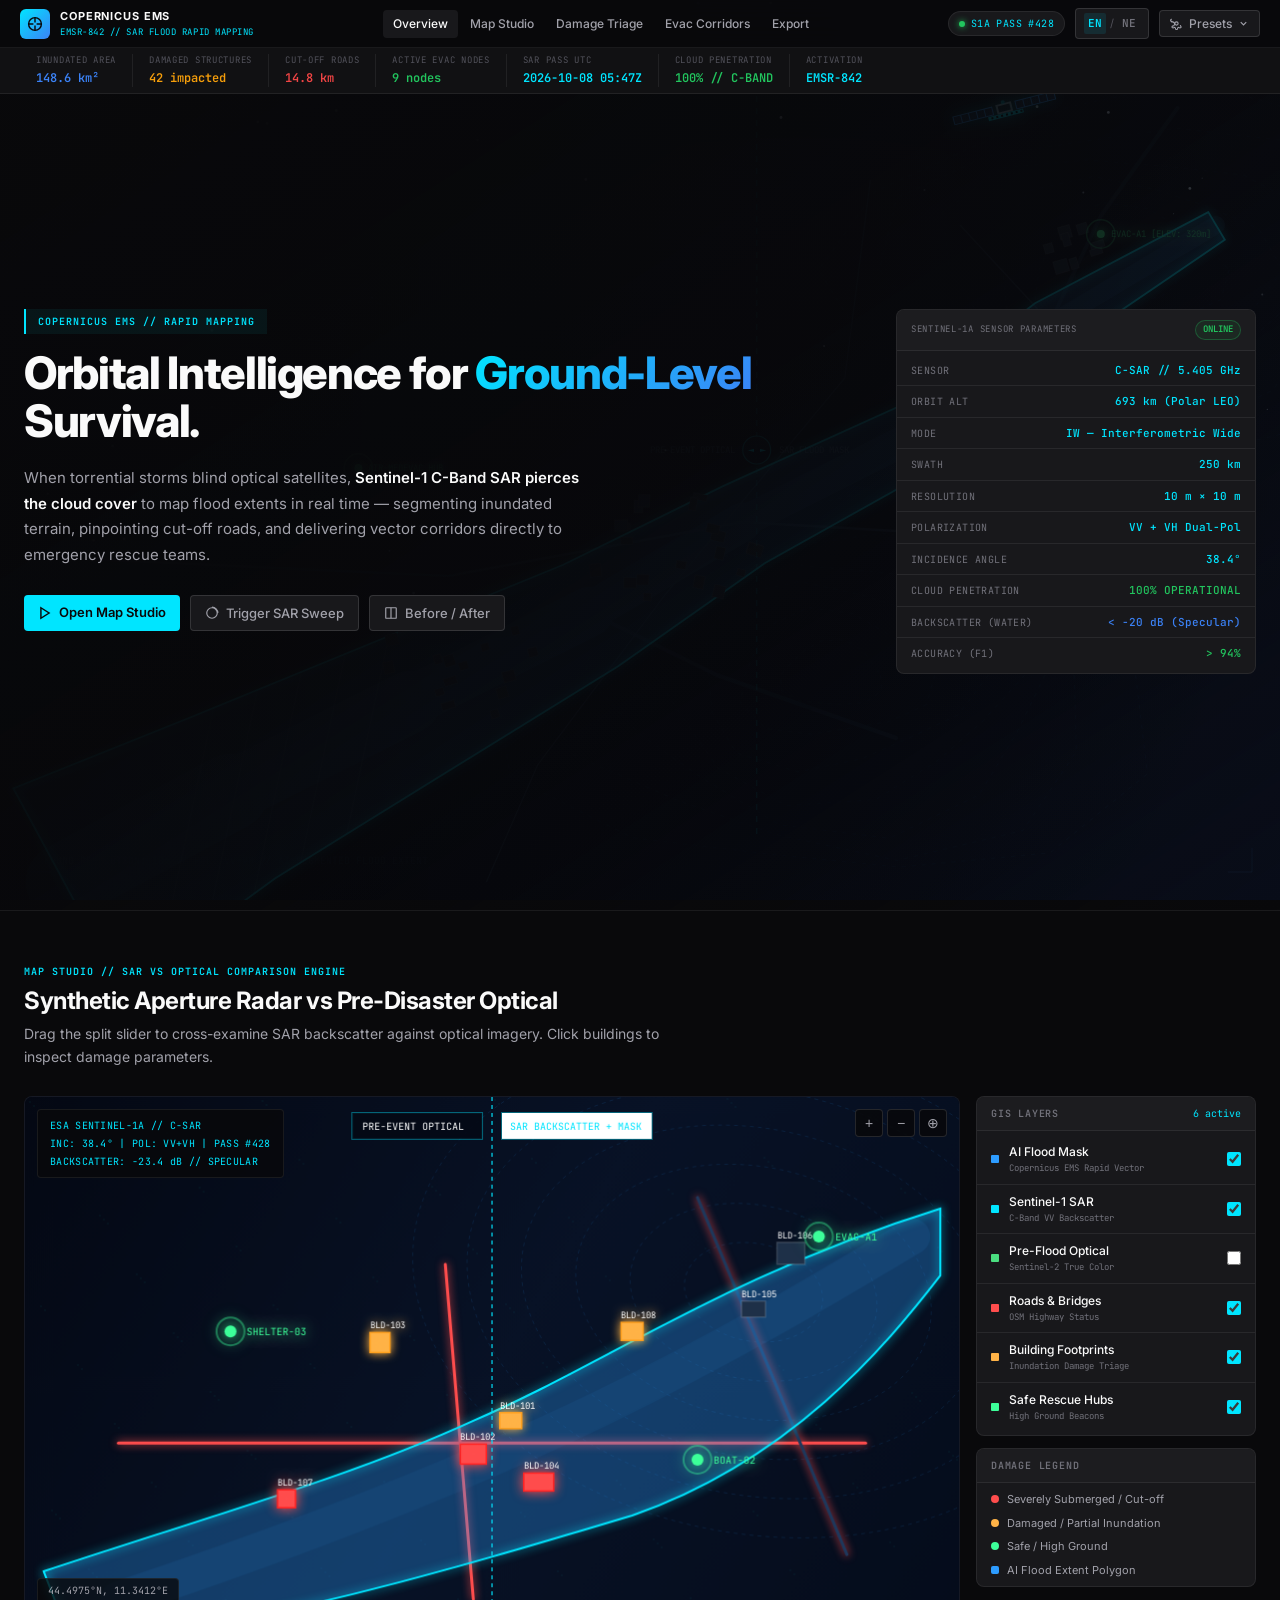
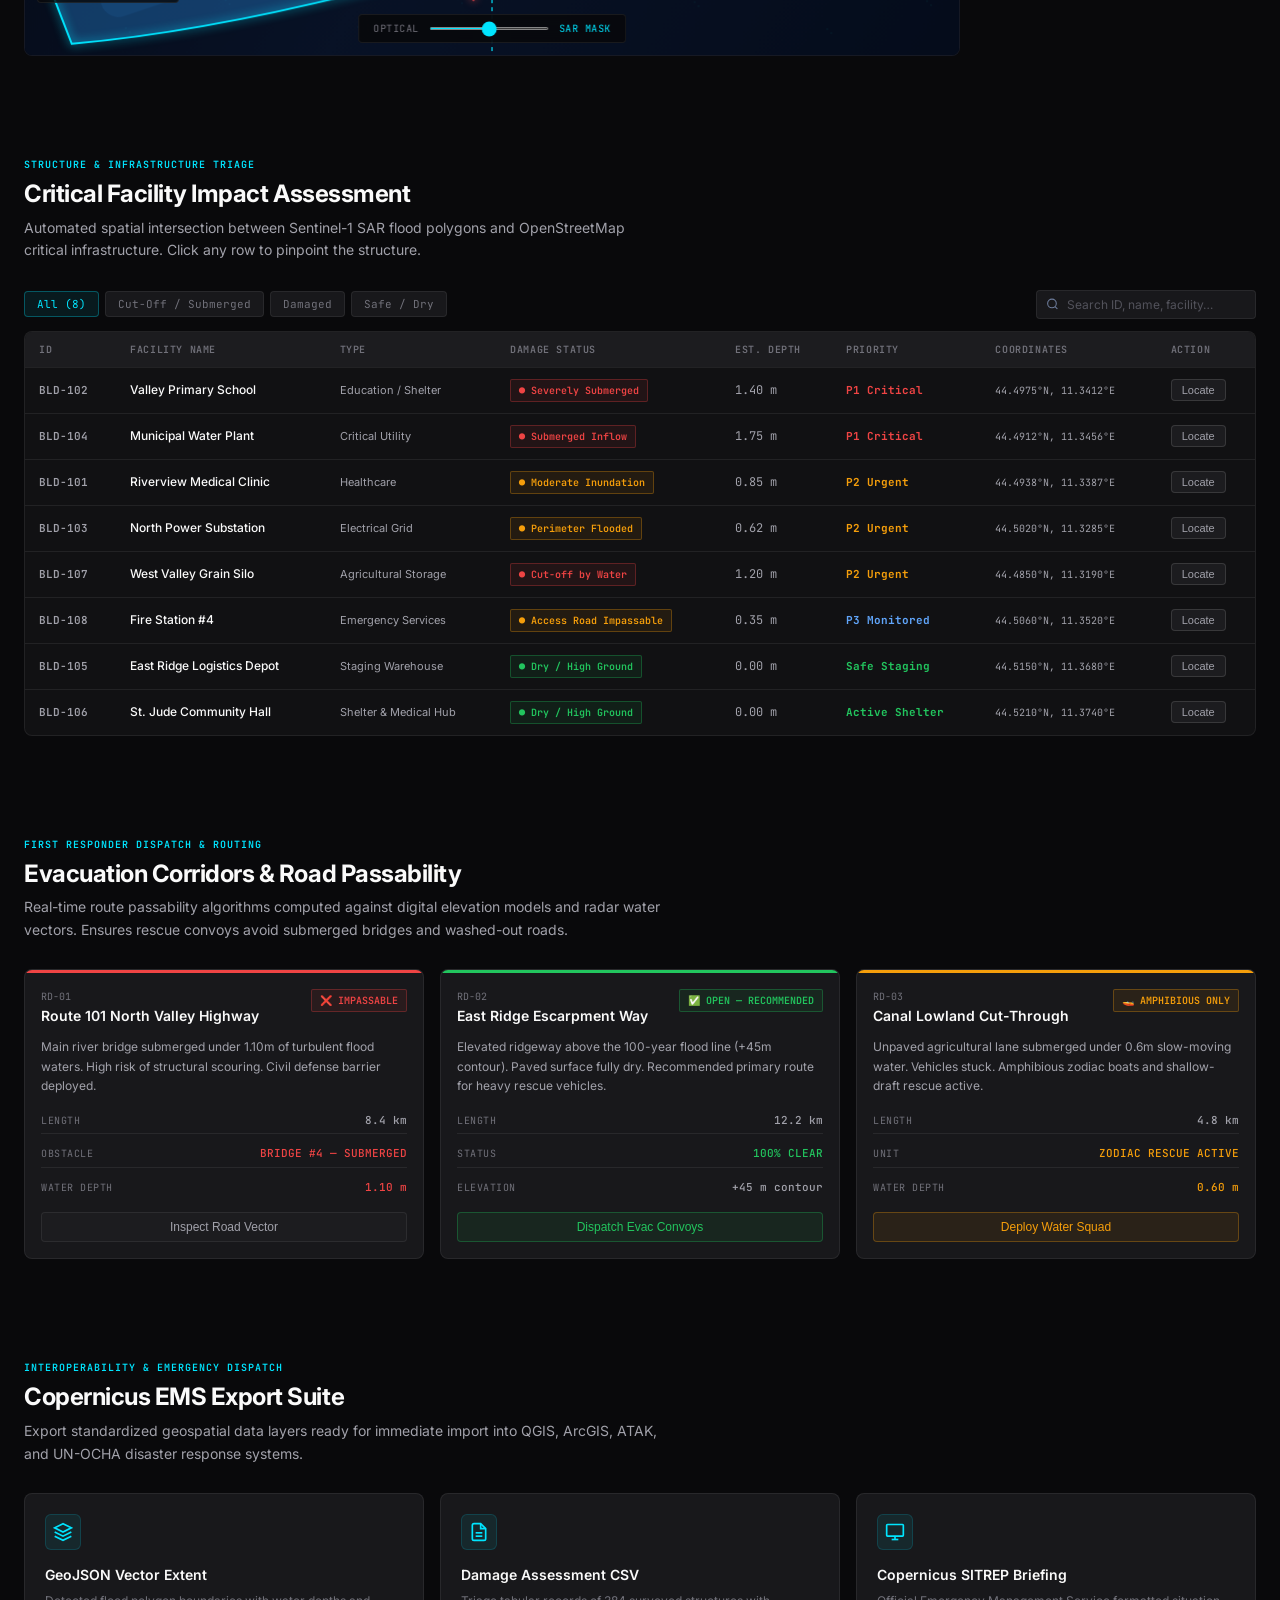
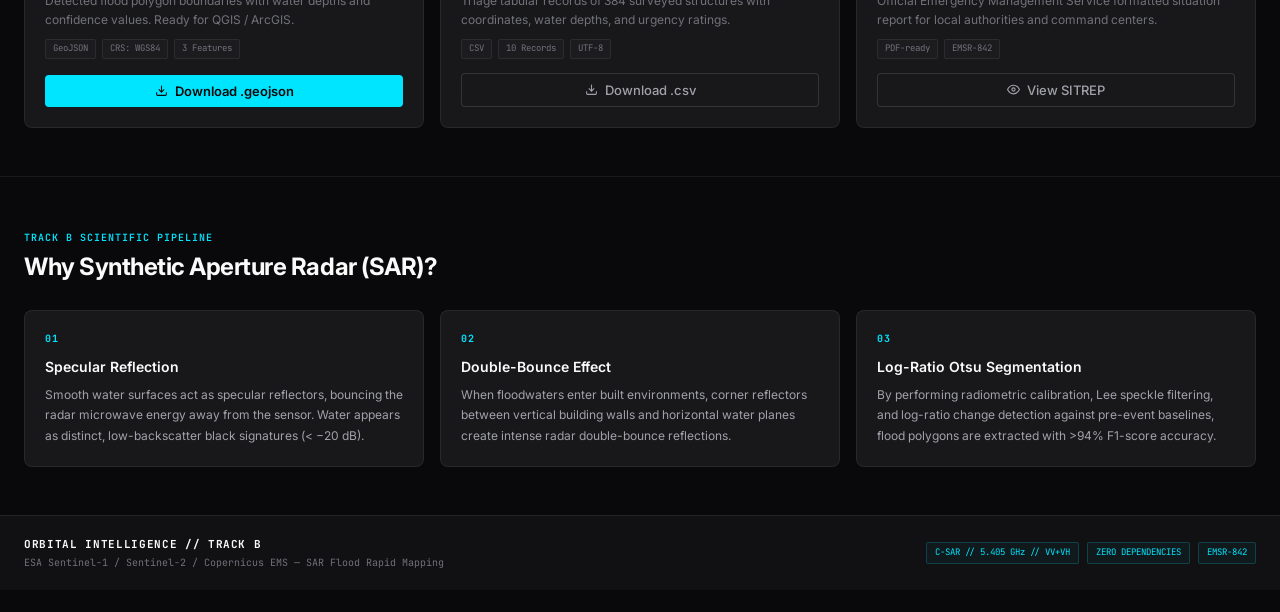
<file: Frontend/index.html>
<!DOCTYPE html>
<html lang="en" data-lang="en">
<head>
  <meta charset="UTF-8">
  <meta name="viewport" content="width=device-width, initial-scale=1.0">
  <title>EMSR-842 | Sentinel-1 SAR Flood Rapid Mapping — Copernicus EMS</title>
  <link rel="preconnect" href="https://fonts.googleapis.com">
  <link rel="preconnect" href="https://fonts.gstatic.com" crossorigin>
  <link href="https://fonts.googleapis.com/css2?family=Inter:wght@400;500;600;700&family=JetBrains+Mono:wght@400;500;600&display=swap" rel="stylesheet">
  <link rel="stylesheet" href="styles.css">
</head>
<body>

  <!-- Fullscreen Animated SAR Canvas Background -->
  <canvas id="flood-radar-bg"></canvas>

  <!-- ═══════════════════════════════════════════════════════════ -->
  <!-- TOPBAR: Copernicus EMS field-tool header                   -->
  <!-- ═══════════════════════════════════════════════════════════ -->
  <header class="app-header">
    <!-- Brand -->
    <div class="header-brand">
      <div class="brand-esa-mark">
        <svg viewBox="0 0 20 20" fill="none" stroke="currentColor" stroke-width="1.8">
          <circle cx="10" cy="10" r="8"/>
          <path d="M10 2v6M10 12v6M2 10h6M12 10h6"/>
        </svg>
      </div>
      <div class="brand-text">
        <span class="brand-primary">COPERNICUS EMS</span>
        <span class="brand-sub">EMSR-842 // SAR FLOOD RAPID MAPPING</span>
      </div>
    </div>

    <!-- Center Nav -->
    <nav class="header-nav">
      <a href="#overview" class="nav-item active" data-en="Overview" data-ne="सिंहावलोकन">Overview</a>
      <a href="#map-studio" class="nav-item" data-en="Map Studio" data-ne="नक्सा स्टुडियो">Map Studio</a>
      <a href="#triage" class="nav-item" data-en="Damage Triage" data-ne="क्षति ट्रियाज">Damage Triage</a>
      <a href="#corridors" class="nav-item" data-en="Evac Corridors" data-ne="निकासी मार्ग">Evac Corridors</a>
      <a href="#export" class="nav-item" data-en="Export" data-ne="निर्यात">Export</a>
    </nav>

    <!-- Right Controls -->
    <div class="header-controls">
      <!-- Live feed badge -->
      <div class="live-badge">
        <span class="live-dot"></span>
        <span>S1A PASS #428</span>
      </div>

      <!-- Bilingual Toggle EN / NE -->
      <div class="lang-toggle" id="lang-toggle" title="Toggle language / भाषा परिवर्तन गर्नुहोस्">
        <span class="lang-opt active" id="lang-en">EN</span>
        <span class="lang-divider">/</span>
        <span class="lang-opt" id="lang-ne">NE</span>
      </div>

      <!-- Preset Dropdown -->
      <div class="preset-dropdown-wrap">
        <button class="preset-btn" id="preset-toggle-btn">
          <svg width="13" height="13" viewBox="0 0 24 24" fill="none" stroke="currentColor" stroke-width="2">
            <circle cx="12" cy="12" r="3"/><path d="M19.4 15a1.65 1.65 0 0 0 .33 1.82l.06.06a2 2 0 0 1 0 2.83 2 2 0 0 1-2.83 0l-.06-.06a1.65 1.65 0 0 0-1.82-.33 1.65 1.65 0 0 0-1 1.51V21a2 2 0 0 1-2 2 2 2 0 0 1-2-2v-.09A1.65 1.65 0 0 0 9 19.4a1.65 1.65 0 0 0-1.82.33l-.06.06a2 2 0 0 1-2.83 0 2 2 0 0 1 0-2.83l.06-.06A1.65 1.65 0 0 0 4.6 9a1.65 1.65 0 0 0-1.51-1H3a2 2 0 0 1-2-2 2 2 0 0 1 2-2h.09A1.65 1.65 0 0 0 4.6 9"/>
          </svg>
          <span data-en="Presets" data-ne="प्रिसेट">Presets</span>
          <svg width="11" height="11" viewBox="0 0 24 24" fill="none" stroke="currentColor" stroke-width="2.5"><polyline points="6 9 12 15 18 9"/></svg>
        </button>
        <div class="preset-menu" id="preset-menu">
          <div class="preset-menu-label">ACTIVE PRESET</div>
          <button class="preset-item active" onclick="showToast('PRESET: Sentinel-1 IW VV+VH Active')">Sentinel-1 IW VV+VH</button>
          <button class="preset-item" onclick="showToast('PRESET: SAR Flood Maximum Extent Active')">SAR Flood — Max Extent</button>
          <button class="preset-item" onclick="showToast('PRESET: Infrastructure Triage Mode Active')">Infrastructure Triage</button>
          <button class="preset-item" onclick="showToast('PRESET: Evac Routing Mode Active')">Evac Routing</button>
        </div>
      </div>
    </div>
  </header>

  <!-- ═══════════════════════════════════════════════════════════ -->
  <!-- STATUS STRIP: Tremor-style dense metric bar                 -->
  <!-- ═══════════════════════════════════════════════════════════ -->
  <div class="status-strip">
    <div class="status-strip-inner">
      <div class="strip-metric">
        <span class="strip-label" data-en="INUNDATED AREA" data-ne="डुबान क्षेत्र">INUNDATED AREA</span>
        <span class="strip-value flood">148.6 km²</span>
      </div>
      <div class="strip-sep"></div>
      <div class="strip-metric">
        <span class="strip-label" data-en="DAMAGED STRUCTURES" data-ne="क्षतिग्रस्त संरचना">DAMAGED STRUCTURES</span>
        <span class="strip-value amber">42 impacted</span>
      </div>
      <div class="strip-sep"></div>
      <div class="strip-metric">
        <span class="strip-label" data-en="CUT-OFF ROADS" data-ne="काटिएका सडकहरू">CUT-OFF ROADS</span>
        <span class="strip-value danger">14.8 km</span>
      </div>
      <div class="strip-sep"></div>
      <div class="strip-metric">
        <span class="strip-label" data-en="ACTIVE EVAC NODES" data-ne="सक्रिय निकासी नोडहरू">ACTIVE EVAC NODES</span>
        <span class="strip-value safe">9 nodes</span>
      </div>
      <div class="strip-sep"></div>
      <div class="strip-metric">
        <span class="strip-label" data-en="SAR PASS UTC" data-ne="SAR पास समय">SAR PASS UTC</span>
        <span class="strip-value mono">2026-10-08 05:47Z</span>
      </div>
      <div class="strip-sep"></div>
      <div class="strip-metric">
        <span class="strip-label">CLOUD PENETRATION</span>
        <span class="strip-value safe">100% // C-BAND</span>
      </div>
      <div class="strip-sep"></div>
      <div class="strip-metric">
        <span class="strip-label">ACTIVATION</span>
        <span class="strip-value mono">EMSR-842</span>
      </div>
    </div>
  </div>

  <!-- ═══════════════════════════════════════════════════════════ -->
  <!-- SECTION 1: HERO OVERVIEW                                    -->
  <!-- ═══════════════════════════════════════════════════════════ -->
  <section id="overview" class="page-section hero-section">
    <div class="section-container">
      <div class="hero-grid">
        <!-- Left: Headline -->
        <div class="hero-left">
          <div class="hero-eyebrow">
            <span class="eyebrow-tag" data-en="COPERNICUS EMS // RAPID MAPPING" data-ne="कोपर्निकस EMS // द्रुत म्यापिङ">COPERNICUS EMS // RAPID MAPPING</span>
          </div>
          <h1 class="hero-title" data-en="Orbital Intelligence for <em>Ground-Level</em> Survival." data-ne="<em>जमिनी</em> उत्तरजीविताका लागि कक्षीय बुद्धिमत्ता।">
            Orbital Intelligence for <em>Ground-Level</em> Survival.
          </h1>
          <p class="hero-body" data-en="When torrential storms blind optical satellites, Sentinel-1 C-Band SAR pierces the cloud cover to map flood extents in real time — segmenting inundated terrain, pinpointing cut-off roads, and delivering vector corridors directly to emergency rescue teams." data-ne="जब भीषण आँधीले अप्टिकल उपग्रहलाई अन्धो बनाउँछ, Sentinel-1 C-Band SAR ले बादलको आवरण भेदेर वास्तविक समयमा बाढी क्षेत्र मापन गर्दछ।">
            When torrential storms blind optical satellites, <strong>Sentinel-1 C-Band SAR pierces the cloud cover</strong> to map flood extents in real time — segmenting inundated terrain, pinpointing cut-off roads, and delivering vector corridors directly to emergency rescue teams.
          </p>
          <div class="hero-actions">
            <a href="#map-studio" class="btn btn-primary">
              <svg width="14" height="14" viewBox="0 0 24 24" fill="none" stroke="currentColor" stroke-width="2.5"><polygon points="5 3 19 12 5 21 5 3"/></svg>
              <span data-en="Open Map Studio" data-ne="नक्सा स्टुडियो खोल्नुहोस्">Open Map Studio</span>
            </a>
            <button class="btn btn-ghost" onclick="triggerManualSweep()">
              <svg width="14" height="14" viewBox="0 0 24 24" fill="none" stroke="currentColor" stroke-width="2"><circle cx="12" cy="12" r="9"/><path d="M12 2a10 10 0 0 1 10 10"/></svg>
              <span data-en="Trigger SAR Sweep" data-ne="SAR स्वीप ट्रिगर">Trigger SAR Sweep</span>
            </button>
            <button class="btn btn-ghost" onclick="toggleBeforeAfter()">
              <svg width="14" height="14" viewBox="0 0 24 24" fill="none" stroke="currentColor" stroke-width="2"><rect x="3" y="3" width="18" height="18" rx="1"/><line x1="12" y1="3" x2="12" y2="21"/></svg>
              <span data-en="Before / After" data-ne="अघि / पछि">Before / After</span>
            </button>
          </div>
        </div>

        <!-- Right: Dense telemetry card -->
        <div class="hero-right">
          <div class="telem-card">
            <div class="telem-card-header">
              <span class="telem-card-title">SENTINEL-1A SENSOR PARAMETERS</span>
              <span class="telem-badge online">ONLINE</span>
            </div>
            <div class="telem-rows">
              <div class="telem-row">
                <span class="telem-key">SENSOR</span>
                <span class="telem-val">C-SAR // 5.405 GHz</span>
              </div>
              <div class="telem-row">
                <span class="telem-key">ORBIT ALT</span>
                <span class="telem-val">693 km (Polar LEO)</span>
              </div>
              <div class="telem-row">
                <span class="telem-key">MODE</span>
                <span class="telem-val">IW — Interferometric Wide</span>
              </div>
              <div class="telem-row">
                <span class="telem-key">SWATH</span>
                <span class="telem-val">250 km</span>
              </div>
              <div class="telem-row">
                <span class="telem-key">RESOLUTION</span>
                <span class="telem-val">10 m × 10 m</span>
              </div>
              <div class="telem-row">
                <span class="telem-key">POLARIZATION</span>
                <span class="telem-val">VV + VH Dual-Pol</span>
              </div>
              <div class="telem-row">
                <span class="telem-key">INCIDENCE ANGLE</span>
                <span class="telem-val">38.4°</span>
              </div>
              <div class="telem-row">
                <span class="telem-key">CLOUD PENETRATION</span>
                <span class="telem-val safe">100% OPERATIONAL</span>
              </div>
              <div class="telem-row">
                <span class="telem-key">BACKSCATTER (WATER)</span>
                <span class="telem-val flood">&lt; −20 dB (Specular)</span>
              </div>
              <div class="telem-row">
                <span class="telem-key">ACCURACY (F1)</span>
                <span class="telem-val safe">&gt; 94%</span>
              </div>
            </div>
          </div>
        </div>
      </div>
    </div>
  </section>

  <!-- ═══════════════════════════════════════════════════════════ -->
  <!-- SECTION 2: INTERACTIVE MAP STUDIO                           -->
  <!-- ═══════════════════════════════════════════════════════════ -->
  <section id="map-studio" class="page-section map-section">
    <div class="section-container">
      <div class="section-head">
        <div class="section-eyebrow">MAP STUDIO // SAR vs OPTICAL COMPARISON ENGINE</div>
        <h2 class="section-title" data-en="Synthetic Aperture Radar vs Pre-Disaster Optical" data-ne="SAR बनाम आपदा-पूर्व अप्टिकल">Synthetic Aperture Radar vs Pre-Disaster Optical</h2>
        <p class="section-sub" data-en="Drag the split slider to cross-examine SAR backscatter against optical imagery. Click buildings to inspect damage." data-ne="SAR ब्याकस्क्याटर र अप्टिकल तस्विर तुलना गर्न स्लाइडर तान्नुहोस्।">Drag the split slider to cross-examine SAR backscatter against optical imagery. Click buildings to inspect damage parameters.</p>
      </div>

      <div class="map-layout">
        <!-- Main Map Canvas Viewport -->
        <div class="map-viewport" id="map-viewport">
          <canvas id="studio-canvas"></canvas>

          <!-- HUD Overlay (top-left) -->
          <div class="map-hud">
            <div class="hud-line">ESA SENTINEL-1A // C-SAR</div>
            <div class="hud-line">INC: 38.4° | POL: VV+VH | PASS #428</div>
            <div class="hud-line">BACKSCATTER: −23.4 dB // SPECULAR</div>
          </div>

          <!-- Coordinates HUD (bottom-left) -->
          <div class="map-coord-hud">
            <span id="map-coord-display">44.4975°N, 11.3412°E</span>
          </div>

          <!-- Before/After Slider (bottom-center) -->
          <div class="split-control">
            <span class="split-label">OPTICAL</span>
            <input type="range" id="split-range" min="0" max="100" value="50">
            <span class="split-label sar">SAR MASK</span>
          </div>

          <!-- Zoom Controls (top-right) -->
          <div class="map-zoom-controls">
            <button class="zoom-btn" onclick="studio.zoom = Math.min(3, studio.zoom * 1.2); studio.render();" title="Zoom in">+</button>
            <button class="zoom-btn" onclick="studio.zoom = Math.max(0.6, studio.zoom / 1.2); studio.render();" title="Zoom out">−</button>
            <button class="zoom-btn" onclick="studio.zoom = 1.0; studio.pan = {x:0, y:0}; studio.render();" title="Reset view">⊕</button>
          </div>
        </div>

        <!-- Sidebar Panel -->
        <div class="map-sidebar">
          <!-- GIS Layer Control -->
          <div class="panel">
            <div class="panel-header">
              <span class="panel-title" data-en="GIS LAYERS" data-ne="GIS तहरू">GIS LAYERS</span>
              <span class="panel-count">6 active</span>
            </div>
            <div class="layer-list">
              <label class="layer-row">
                <div class="layer-meta">
                  <span class="layer-swatch" style="background: #2D9CFF;"></span>
                  <div class="layer-info">
                    <span class="layer-name" data-en="AI Flood Mask" data-ne="AI बाढी मास्क">AI Flood Mask</span>
                    <span class="layer-src">Copernicus EMS Rapid Vector</span>
                  </div>
                </div>
                <input type="checkbox" data-layer="floodMask" checked class="layer-check">
              </label>

              <label class="layer-row">
                <div class="layer-meta">
                  <span class="layer-swatch" style="background: #00E5FF;"></span>
                  <div class="layer-info">
                    <span class="layer-name" data-en="Sentinel-1 SAR" data-ne="Sentinel-1 SAR">Sentinel-1 SAR</span>
                    <span class="layer-src">C-Band VV Backscatter</span>
                  </div>
                </div>
                <input type="checkbox" data-layer="sar" checked class="layer-check">
              </label>

              <label class="layer-row">
                <div class="layer-meta">
                  <span class="layer-swatch" style="background: #4ade80;"></span>
                  <div class="layer-info">
                    <span class="layer-name" data-en="Pre-Flood Optical" data-ne="बाढी-पूर्व अप्टिकल">Pre-Flood Optical</span>
                    <span class="layer-src">Sentinel-2 True Color</span>
                  </div>
                </div>
                <input type="checkbox" data-layer="optical" class="layer-check">
              </label>

              <label class="layer-row">
                <div class="layer-meta">
                  <span class="layer-swatch" style="background: #FF4D4D;"></span>
                  <div class="layer-info">
                    <span class="layer-name" data-en="Roads &amp; Bridges" data-ne="सडक र पुलहरू">Roads &amp; Bridges</span>
                    <span class="layer-src">OSM Highway Status</span>
                  </div>
                </div>
                <input type="checkbox" data-layer="roads" checked class="layer-check">
              </label>

              <label class="layer-row">
                <div class="layer-meta">
                  <span class="layer-swatch" style="background: #FFB347;"></span>
                  <div class="layer-info">
                    <span class="layer-name" data-en="Building Footprints" data-ne="भवन पदचिह्नहरू">Building Footprints</span>
                    <span class="layer-src">Inundation Damage Triage</span>
                  </div>
                </div>
                <input type="checkbox" data-layer="buildings" checked class="layer-check">
              </label>

              <label class="layer-row">
                <div class="layer-meta">
                  <span class="layer-swatch" style="background: #3DFF9A;"></span>
                  <div class="layer-info">
                    <span class="layer-name" data-en="Safe Rescue Hubs" data-ne="सुरक्षित उद्धार केन्द्रहरू">Safe Rescue Hubs</span>
                    <span class="layer-src">High Ground Beacons</span>
                  </div>
                </div>
                <input type="checkbox" data-layer="evacNodes" checked class="layer-check">
              </label>
            </div>
          </div>

          <!-- Legend -->
          <div class="panel">
            <div class="panel-header">
              <span class="panel-title" data-en="DAMAGE LEGEND" data-ne="क्षति किंवदन्ती">DAMAGE LEGEND</span>
            </div>
            <div class="legend-list">
              <div class="legend-item">
                <span class="legend-dot" style="background:#FF4D4D;"></span>
                <span class="legend-text" data-en="Severely Submerged / Cut-off" data-ne="गम्भीर रूपमा डुबेको / काटिएको">Severely Submerged / Cut-off</span>
              </div>
              <div class="legend-item">
                <span class="legend-dot" style="background:#FFB347;"></span>
                <span class="legend-text" data-en="Damaged / Partial Inundation" data-ne="क्षतिग्रस्त / आंशिक बाढी">Damaged / Partial Inundation</span>
              </div>
              <div class="legend-item">
                <span class="legend-dot" style="background:#3DFF9A;"></span>
                <span class="legend-text" data-en="Safe / High Ground" data-ne="सुरक्षित / उच्च भूमि">Safe / High Ground</span>
              </div>
              <div class="legend-item">
                <span class="legend-dot" style="background:#2D9CFF; border-radius:2px;"></span>
                <span class="legend-text" data-en="AI Flood Extent Polygon" data-ne="AI बाढी क्षेत्र बहुभुज">AI Flood Extent Polygon</span>
              </div>
            </div>
          </div>
        </div>
      </div>
    </div>
  </section>

  <!-- ═══════════════════════════════════════════════════════════ -->
  <!-- SECTION 3: DAMAGE TRIAGE TABLE                              -->
  <!-- ═══════════════════════════════════════════════════════════ -->
  <section id="triage" class="page-section">
    <div class="section-container">
      <div class="section-head">
        <div class="section-eyebrow" data-en="STRUCTURE & INFRASTRUCTURE TRIAGE" data-ne="संरचना र पूर्वाधार ट्रियाज">STRUCTURE &amp; INFRASTRUCTURE TRIAGE</div>
        <h2 class="section-title" data-en="Critical Facility Impact Assessment" data-ne="महत्वपूर्ण सुविधा प्रभाव मूल्यांकन">Critical Facility Impact Assessment</h2>
        <p class="section-sub" data-en="Automated spatial intersection between Sentinel-1 SAR flood polygons and OpenStreetMap critical infrastructure. Click any row to pinpoint the structure." data-ne="Sentinel-1 SAR बाढी बहुभुज र OSM पूर्वाधार बीचको स्वचालित स्थानिक प्रतिच्छेदन।">
          Automated spatial intersection between Sentinel-1 SAR flood polygons and OpenStreetMap critical infrastructure. Click any row to pinpoint the structure.
        </p>
      </div>

      <!-- Filter Bar -->
      <div class="table-toolbar">
        <div class="filter-group">
          <button class="filter-pill active" data-filter="all" data-en="All (8)" data-ne="सबै (८)">All (8)</button>
          <button class="filter-pill" data-filter="cutoff" data-en="Cut-Off / Submerged" data-ne="काटिएको / डुबेको">Cut-Off / Submerged</button>
          <button class="filter-pill" data-filter="damaged" data-en="Damaged" data-ne="क्षतिग्रस्त">Damaged</button>
          <button class="filter-pill" data-filter="dry" data-en="Safe / Dry" data-ne="सुरक्षित / सुख्खा">Safe / Dry</button>
        </div>
        <div class="search-wrap">
          <svg width="13" height="13" viewBox="0 0 24 24" fill="none" stroke="currentColor" stroke-width="2" style="position:absolute; left:10px; top:50%; transform:translateY(-50%); color:#6b7a99; pointer-events:none;">
            <circle cx="11" cy="11" r="8"/><line x1="21" y1="21" x2="16.65" y2="16.65"/>
          </svg>
          <input type="text" id="triage-search" class="search-input" placeholder="Search ID, name, facility…">
        </div>
      </div>

      <!-- Triage Table -->
      <div class="table-container">
        <table class="data-table" id="triage-table">
          <thead>
            <tr>
              <th data-en="ID" data-ne="ID">ID</th>
              <th data-en="Facility Name" data-ne="सुविधाको नाम">Facility Name</th>
              <th data-en="Type" data-ne="प्रकार">Type</th>
              <th data-en="Damage Status" data-ne="क्षति स्थिति">Damage Status</th>
              <th data-en="Est. Depth" data-ne="अनुमानित गहिराई">Est. Depth</th>
              <th data-en="Priority" data-ne="प्राथमिकता">Priority</th>
              <th data-en="Coordinates" data-ne="निर्देशांकहरू">Coordinates</th>
              <th data-en="Action" data-ne="कार्य">Action</th>
            </tr>
          </thead>
          <tbody id="triage-tbody">
            <tr data-id="BLD-102" data-status="cutoff">
              <td class="mono id-cell">BLD-102</td>
              <td><span class="facility-name" data-en="Valley Primary School" data-ne="भ्याली प्राइमरी स्कूल">Valley Primary School</span></td>
              <td class="type-cell" data-en="Education / Shelter" data-ne="शिक्षा / आश्रय">Education / Shelter</td>
              <td><span class="badge badge-danger" data-en="● Severely Submerged" data-ne="● गम्भीर डुबान">● Severely Submerged</span></td>
              <td class="mono depth-danger">1.40 m</td>
              <td><span class="priority-label p1" data-en="P1 Critical" data-ne="P1 अत्यावश्यक">P1 Critical</span></td>
              <td class="mono coord-cell">44.4975°N, 11.3412°E</td>
              <td><button class="btn-locate" data-en="Locate" data-ne="पत्ता लगाउनुहोस्">Locate</button></td>
            </tr>
            <tr data-id="BLD-104" data-status="cutoff">
              <td class="mono id-cell">BLD-104</td>
              <td><span class="facility-name" data-en="Municipal Water Plant" data-ne="नगरपालिका जल संयंत्र">Municipal Water Plant</span></td>
              <td class="type-cell" data-en="Critical Utility" data-ne="महत्वपूर्ण उपयोगिता">Critical Utility</td>
              <td><span class="badge badge-danger" data-en="● Submerged Inflow" data-ne="● डुबेको आवक">● Submerged Inflow</span></td>
              <td class="mono depth-danger">1.75 m</td>
              <td><span class="priority-label p1" data-en="P1 Critical" data-ne="P1 अत्यावश्यक">P1 Critical</span></td>
              <td class="mono coord-cell">44.4912°N, 11.3456°E</td>
              <td><button class="btn-locate" data-en="Locate" data-ne="पत्ता लगाउनुहोस्">Locate</button></td>
            </tr>
            <tr data-id="BLD-101" data-status="damaged">
              <td class="mono id-cell">BLD-101</td>
              <td><span class="facility-name" data-en="Riverview Medical Clinic" data-ne="रिभरभ्यू मेडिकल क्लिनिक">Riverview Medical Clinic</span></td>
              <td class="type-cell" data-en="Healthcare" data-ne="स्वास्थ्यसेवा">Healthcare</td>
              <td><span class="badge badge-warning" data-en="● Moderate Inundation" data-ne="● मध्यम बाढी">● Moderate Inundation</span></td>
              <td class="mono depth-warning">0.85 m</td>
              <td><span class="priority-label p2" data-en="P2 Urgent" data-ne="P2 अर्जेन्ट">P2 Urgent</span></td>
              <td class="mono coord-cell">44.4938°N, 11.3387°E</td>
              <td><button class="btn-locate" data-en="Locate" data-ne="पत्ता लगाउनुहोस्">Locate</button></td>
            </tr>
            <tr data-id="BLD-103" data-status="damaged">
              <td class="mono id-cell">BLD-103</td>
              <td><span class="facility-name" data-en="North Power Substation" data-ne="उत्तरी विद्युत उपकेन्द्र">North Power Substation</span></td>
              <td class="type-cell" data-en="Electrical Grid" data-ne="विद्युत ग्रिड">Electrical Grid</td>
              <td><span class="badge badge-warning" data-en="● Perimeter Flooded" data-ne="● परिधि बाढी">● Perimeter Flooded</span></td>
              <td class="mono depth-warning">0.62 m</td>
              <td><span class="priority-label p2" data-en="P2 Urgent" data-ne="P2 अर्जेन्ट">P2 Urgent</span></td>
              <td class="mono coord-cell">44.5020°N, 11.3285°E</td>
              <td><button class="btn-locate" data-en="Locate" data-ne="पत्ता लगाउनुहोस्">Locate</button></td>
            </tr>
            <tr data-id="BLD-107" data-status="cutoff">
              <td class="mono id-cell">BLD-107</td>
              <td><span class="facility-name" data-en="West Valley Grain Silo" data-ne="पश्चिम भ्याली अन्न साइलो">West Valley Grain Silo</span></td>
              <td class="type-cell" data-en="Agricultural Storage" data-ne="कृषि भण्डारण">Agricultural Storage</td>
              <td><span class="badge badge-danger" data-en="● Cut-off by Water" data-ne="● पानीले काटिएको">● Cut-off by Water</span></td>
              <td class="mono depth-danger">1.20 m</td>
              <td><span class="priority-label p2" data-en="P2 Urgent" data-ne="P2 अर्जेन्ट">P2 Urgent</span></td>
              <td class="mono coord-cell">44.4850°N, 11.3190°E</td>
              <td><button class="btn-locate" data-en="Locate" data-ne="पत्ता लगाउनुहोस्">Locate</button></td>
            </tr>
            <tr data-id="BLD-108" data-status="damaged">
              <td class="mono id-cell">BLD-108</td>
              <td><span class="facility-name" data-en="Fire Station #4" data-ne="दमकल केन्द्र #4">Fire Station #4</span></td>
              <td class="type-cell" data-en="Emergency Services" data-ne="आपतकालीन सेवाहरू">Emergency Services</td>
              <td><span class="badge badge-warning" data-en="● Access Road Impassable" data-ne="● पहुँच सडक अवरुद्ध">● Access Road Impassable</span></td>
              <td class="mono depth-warning">0.35 m</td>
              <td><span class="priority-label p3" data-en="P3 Monitored" data-ne="P3 निगरानी">P3 Monitored</span></td>
              <td class="mono coord-cell">44.5060°N, 11.3520°E</td>
              <td><button class="btn-locate" data-en="Locate" data-ne="पत्ता लगाउनुहोस्">Locate</button></td>
            </tr>
            <tr data-id="BLD-105" data-status="dry">
              <td class="mono id-cell">BLD-105</td>
              <td><span class="facility-name" data-en="East Ridge Logistics Depot" data-ne="पूर्व रिज लजिस्टिक्स डिपो">East Ridge Logistics Depot</span></td>
              <td class="type-cell" data-en="Staging Warehouse" data-ne="स्टेजिङ गोदाम">Staging Warehouse</td>
              <td><span class="badge badge-success" data-en="● Dry / High Ground" data-ne="● सुख्खा / उच्च भूमि">● Dry / High Ground</span></td>
              <td class="mono">0.00 m</td>
              <td><span class="priority-label safe" data-en="Safe Staging" data-ne="सुरक्षित स्टेजिङ">Safe Staging</span></td>
              <td class="mono coord-cell">44.5150°N, 11.3680°E</td>
              <td><button class="btn-locate" data-en="Locate" data-ne="पत्ता लगाउनुहोस्">Locate</button></td>
            </tr>
            <tr data-id="BLD-106" data-status="dry">
              <td class="mono id-cell">BLD-106</td>
              <td><span class="facility-name" data-en="St. Jude Community Hall" data-ne="सेन्ट जुड सामुदायिक हल">St. Jude Community Hall</span></td>
              <td class="type-cell" data-en="Shelter &amp; Medical Hub" data-ne="आश्रय र चिकित्सा केन्द्र">Shelter &amp; Medical Hub</td>
              <td><span class="badge badge-success" data-en="● Dry / High Ground" data-ne="● सुख्खा / उच्च भूमि">● Dry / High Ground</span></td>
              <td class="mono">0.00 m</td>
              <td><span class="priority-label safe" data-en="Active Shelter" data-ne="सक्रिय आश्रय">Active Shelter</span></td>
              <td class="mono coord-cell">44.5210°N, 11.3740°E</td>
              <td><button class="btn-locate" data-en="Locate" data-ne="पत्ता लगाउनुहोस्">Locate</button></td>
            </tr>
          </tbody>
        </table>
      </div>
    </div>
  </section>

  <!-- ═══════════════════════════════════════════════════════════ -->
  <!-- SECTION 4: EVACUATION CORRIDORS                             -->
  <!-- ═══════════════════════════════════════════════════════════ -->
  <section id="corridors" class="page-section">
    <div class="section-container">
      <div class="section-head">
        <div class="section-eyebrow" data-en="FIRST RESPONDER DISPATCH & ROUTING" data-ne="प्रथम प्रतिक्रियाकर्ता प्रेषण र रुटिङ">FIRST RESPONDER DISPATCH &amp; ROUTING</div>
        <h2 class="section-title" data-en="Evacuation Corridors & Road Passability" data-ne="निकासी मार्गहरू र सडक पारगम्यता">Evacuation Corridors &amp; Road Passability</h2>
        <p class="section-sub" data-en="Real-time passability algorithms computed against DEM and radar water vectors. Ensures rescue convoys avoid submerged bridges." data-ne="DEM र रडार जल वेक्टर विरुद्ध गणना गरिएको वास्तविक समय पारगम्यता एल्गोरिदम।">
          Real-time route passability algorithms computed against digital elevation models and radar water vectors. Ensures rescue convoys avoid submerged bridges and washed-out roads.
        </p>
      </div>

      <div class="corridors-grid">
        <!-- Route 1: Blocked -->
        <div class="corridor-card blocked">
          <div class="corridor-status-bar"></div>
          <div class="corridor-body">
            <div class="corridor-header">
              <div>
                <div class="corridor-id">RD-01</div>
                <div class="corridor-name" data-en="Route 101 North Valley Highway" data-ne="रुट १०१ उत्तर भ्याली राजमार्ग">Route 101 North Valley Highway</div>
              </div>
              <span class="badge badge-danger" data-en="❌ IMPASSABLE" data-ne="❌ अवरुद्ध">❌ IMPASSABLE</span>
            </div>
            <p class="corridor-desc" data-en="Main river bridge submerged under 1.10m of turbulent flood waters. High risk of structural scouring. Civil defense barrier deployed." data-ne="मुख्य नदी पुल १.१० मिटर बाढी पानीमुनि डुबेको। संरचनात्मक जोखिम उच्च।">
              Main river bridge submerged under 1.10m of turbulent flood waters. High risk of structural scouring. Civil defense barrier deployed.
            </p>
            <div class="corridor-meta">
              <div class="meta-row">
                <span class="meta-key">LENGTH</span>
                <span class="meta-val">8.4 km</span>
              </div>
              <div class="meta-row">
                <span class="meta-key">OBSTACLE</span>
                <span class="meta-val danger">BRIDGE #4 — SUBMERGED</span>
              </div>
              <div class="meta-row">
                <span class="meta-key">WATER DEPTH</span>
                <span class="meta-val danger">1.10 m</span>
              </div>
            </div>
            <button class="btn-route btn-route-inspect btn-inspect-route" data-route="RD-01" data-en="Inspect Road Vector" data-ne="सडक वेक्टर निरीक्षण">Inspect Road Vector</button>
          </div>
        </div>

        <!-- Route 2: Clear -->
        <div class="corridor-card clear">
          <div class="corridor-status-bar"></div>
          <div class="corridor-body">
            <div class="corridor-header">
              <div>
                <div class="corridor-id">RD-02</div>
                <div class="corridor-name" data-en="East Ridge Escarpment Way" data-ne="पूर्व रिज एस्कार्पमेन्ट वे">East Ridge Escarpment Way</div>
              </div>
              <span class="badge badge-success" data-en="✅ OPEN — RECOMMENDED" data-ne="✅ खुला — सिफारिस">✅ OPEN — RECOMMENDED</span>
            </div>
            <p class="corridor-desc" data-en="Elevated ridgeway above the 100-year flood line (+45m contour). Paved surface fully dry. Primary route for heavy rescue vehicles." data-ne="१०० वर्षको बाढी रेखाभन्दा माथि उठेको रिजवे (+४५ मि.)। डामर सतह पूर्णतः सुख्खा।">
              Elevated ridgeway above the 100-year flood line (+45m contour). Paved surface fully dry. Recommended primary route for heavy rescue vehicles.
            </p>
            <div class="corridor-meta">
              <div class="meta-row">
                <span class="meta-key">LENGTH</span>
                <span class="meta-val">12.2 km</span>
              </div>
              <div class="meta-row">
                <span class="meta-key">STATUS</span>
                <span class="meta-val safe">100% CLEAR</span>
              </div>
              <div class="meta-row">
                <span class="meta-key">ELEVATION</span>
                <span class="meta-val">+45 m contour</span>
              </div>
            </div>
            <button class="btn-route btn-route-dispatch btn-inspect-route" data-route="RD-02" data-en="Dispatch Evac Convoys" data-ne="निकासी काफिला पठाउनुहोस्">Dispatch Evac Convoys</button>
          </div>
        </div>

        <!-- Route 3: Caution -->
        <div class="corridor-card caution">
          <div class="corridor-status-bar"></div>
          <div class="corridor-body">
            <div class="corridor-header">
              <div>
                <div class="corridor-id">RD-03</div>
                <div class="corridor-name" data-en="Canal Lowland Cut-Through" data-ne="नहर तराई काटिएको मार्ग">Canal Lowland Cut-Through</div>
              </div>
              <span class="badge badge-warning" data-en="🚤 AMPHIBIOUS ONLY" data-ne="🚤 उभयचर मात्र">🚤 AMPHIBIOUS ONLY</span>
            </div>
            <p class="corridor-desc" data-en="Unpaved agricultural lane submerged under 0.6m slow-moving water. Vehicles stuck. Amphibious zodiac boats and shallow-draft rescue active." data-ne="अकल्चर लेन ०.६ मि. पानीमुनि। सवारी अड्किएका। उभयचर बोट सक्रिय।">
              Unpaved agricultural lane submerged under 0.6m slow-moving water. Vehicles stuck. Amphibious zodiac boats and shallow-draft rescue active.
            </p>
            <div class="corridor-meta">
              <div class="meta-row">
                <span class="meta-key">LENGTH</span>
                <span class="meta-val">4.8 km</span>
              </div>
              <div class="meta-row">
                <span class="meta-key">UNIT</span>
                <span class="meta-val amber">ZODIAC RESCUE ACTIVE</span>
              </div>
              <div class="meta-row">
                <span class="meta-key">WATER DEPTH</span>
                <span class="meta-val amber">0.60 m</span>
              </div>
            </div>
            <button class="btn-route btn-route-deploy btn-inspect-route" data-route="RD-03" data-en="Deploy Water Squad" data-ne="जल दल तैनात">Deploy Water Squad</button>
          </div>
        </div>
      </div>
    </div>
  </section>

  <!-- ═══════════════════════════════════════════════════════════ -->
  <!-- SECTION 5: COPERNICUS EXPORT SUITE                          -->
  <!-- ═══════════════════════════════════════════════════════════ -->
  <section id="export" class="page-section">
    <div class="section-container">
      <div class="section-head">
        <div class="section-eyebrow" data-en="INTEROPERABILITY & EMERGENCY DISPATCH" data-ne="अन्तरसञ्चालनशीलता र आपतकालीन प्रेषण">INTEROPERABILITY &amp; EMERGENCY DISPATCH</div>
        <h2 class="section-title" data-en="Copernicus EMS Export Suite" data-ne="कोपर्निकस EMS निर्यात सूट">Copernicus EMS Export Suite</h2>
        <p class="section-sub" data-en="Export standardized geospatial layers ready for import into QGIS, ArcGIS, ATAK, and UN-OCHA systems." data-ne="QGIS, ArcGIS, ATAK र UN-OCHA प्रणालीहरूमा आयातको लागि मानकीकृत जियोस्पेशियल तहहरू निर्यात गर्नुहोस्।">
          Export standardized geospatial data layers ready for immediate import into QGIS, ArcGIS, ATAK, and UN-OCHA disaster response systems.
        </p>
      </div>

      <div class="export-grid">
        <div class="export-card">
          <div class="export-icon">
            <svg width="20" height="20" viewBox="0 0 24 24" fill="none" stroke="currentColor" stroke-width="2">
              <polygon points="12 2 2 7 12 12 22 7 12 2"/><polyline points="2 17 12 22 22 17"/><polyline points="2 12 12 17 22 12"/>
            </svg>
          </div>
          <div class="export-info">
            <h3 class="export-title" data-en="GeoJSON Vector Extent" data-ne="GeoJSON वेक्टर विस्तार">GeoJSON Vector Extent</h3>
            <p class="export-desc" data-en="Detected flood polygon boundaries with water depths and confidence values." data-ne="पानीको गहिराई र विश्वास मानहरू सहित पत्ता लगाइएको बाढी बहुभुज सीमाहरू।">Detected flood polygon boundaries with water depths and confidence values. Ready for QGIS / ArcGIS.</p>
            <div class="export-meta">
              <span class="export-tag">GeoJSON</span>
              <span class="export-tag">CRS: WGS84</span>
              <span class="export-tag">3 Features</span>
            </div>
          </div>
          <button id="btn-export-geojson" class="btn btn-primary export-btn" data-en="Download .geojson" data-ne=".geojson डाउनलोड">
            <svg width="13" height="13" viewBox="0 0 24 24" fill="none" stroke="currentColor" stroke-width="2"><path d="M21 15v4a2 2 0 0 1-2 2H5a2 2 0 0 1-2-2v-4"/><polyline points="7 10 12 15 17 10"/><line x1="12" y1="15" x2="12" y2="3"/></svg>
            Download .geojson
          </button>
        </div>

        <div class="export-card">
          <div class="export-icon">
            <svg width="20" height="20" viewBox="0 0 24 24" fill="none" stroke="currentColor" stroke-width="2">
              <path d="M14 2H6a2 2 0 0 0-2 2v16a2 2 0 0 0 2 2h12a2 2 0 0 0 2-2V8z"/><polyline points="14 2 14 8 20 8"/><line x1="16" y1="13" x2="8" y2="13"/><line x1="16" y1="17" x2="8" y2="17"/>
            </svg>
          </div>
          <div class="export-info">
            <h3 class="export-title" data-en="Damage Assessment CSV" data-ne="क्षति मूल्यांकन CSV">Damage Assessment CSV</h3>
            <p class="export-desc" data-en="Triage tabular records of all surveyed structures with coordinates and urgency ratings." data-ne="निर्देशांक र जरुरी मूल्यांकन सहित सबै सर्वेक्षण गरिएका संरचनाहरूको ट्रियाज रेकर्डहरू।">Triage tabular records of 384 surveyed structures with coordinates, water depths, and urgency ratings.</p>
            <div class="export-meta">
              <span class="export-tag">CSV</span>
              <span class="export-tag">10 Records</span>
              <span class="export-tag">UTF-8</span>
            </div>
          </div>
          <button id="btn-export-csv" class="btn btn-ghost export-btn" data-en="Download .csv" data-ne=".csv डाउनलोड">
            <svg width="13" height="13" viewBox="0 0 24 24" fill="none" stroke="currentColor" stroke-width="2"><path d="M21 15v4a2 2 0 0 1-2 2H5a2 2 0 0 1-2-2v-4"/><polyline points="7 10 12 15 17 10"/><line x1="12" y1="15" x2="12" y2="3"/></svg>
            Download .csv
          </button>
        </div>

        <div class="export-card">
          <div class="export-icon">
            <svg width="20" height="20" viewBox="0 0 24 24" fill="none" stroke="currentColor" stroke-width="2">
              <rect x="2" y="3" width="20" height="14" rx="1"/><line x1="8" y1="21" x2="16" y2="21"/><line x1="12" y1="17" x2="12" y2="21"/>
            </svg>
          </div>
          <div class="export-info">
            <h3 class="export-title" data-en="Copernicus SITREP Briefing" data-ne="कोपर्निकस SITREP ब्रिफिङ">Copernicus SITREP Briefing</h3>
            <p class="export-desc" data-en="Official EMS formatted situation report for local authorities and command centers." data-ne="स्थानीय अधिकारीहरू र कमाण्ड केन्द्रहरूका लागि आधिकारिक EMS ढाँचाको स्थिति रिपोर्ट।">Official Emergency Management Service formatted situation report for local authorities and command centers.</p>
            <div class="export-meta">
              <span class="export-tag">PDF-ready</span>
              <span class="export-tag">EMSR-842</span>
            </div>
          </div>
          <button id="btn-open-sitrep" class="btn btn-ghost export-btn" data-en="View SITREP" data-ne="SITREP हेर्नुहोस्">
            <svg width="13" height="13" viewBox="0 0 24 24" fill="none" stroke="currentColor" stroke-width="2"><path d="M1 12s4-8 11-8 11 8 11 8-4 8-11 8-11-8-11-8z"/><circle cx="12" cy="12" r="3"/></svg>
            View SITREP
          </button>
        </div>
      </div>
    </div>
  </section>

  <!-- ═══════════════════════════════════════════════════════════ -->
  <!-- SECTION 6: SAR SCIENCE METHODOLOGY                          -->
  <!-- ═══════════════════════════════════════════════════════════ -->
  <section id="methodology" class="page-section methodology-section">
    <div class="section-container">
      <div class="section-head">
        <div class="section-eyebrow">TRACK B SCIENTIFIC PIPELINE</div>
        <h2 class="section-title" data-en="Why Synthetic Aperture Radar (SAR)?" data-ne="SAR किन?">Why Synthetic Aperture Radar (SAR)?</h2>
      </div>
      <div class="method-cards">
        <div class="method-card">
          <div class="method-num">01</div>
          <h4 class="method-title" data-en="Specular Reflection" data-ne="स्पेक्युलर परावर्तन">Specular Reflection</h4>
          <p class="method-body" data-en="Smooth water surfaces act as specular reflectors, bouncing microwave energy away. Water appears as distinct low-backscatter signatures (< −20 dB)." data-ne="चिल्लो पानीको सतहले माइक्रोवेव ऊर्जा टाढा उछाल्छ। पानी कम-ब्याकस्क्याटर हस्ताक्षरको रूपमा देखिन्छ।">Smooth water surfaces act as specular reflectors, bouncing the radar microwave energy away from the sensor. Water appears as distinct, low-backscatter black signatures (&lt; −20 dB).</p>
        </div>
        <div class="method-card">
          <div class="method-num">02</div>
          <h4 class="method-title" data-en="Double-Bounce Effect" data-ne="डबल-बाउन्स प्रभाव">Double-Bounce Effect</h4>
          <p class="method-body" data-en="Floodwaters in built environments create corner reflectors between vertical walls and horizontal water planes, causing intense radar double-bounce reflections." data-ne="निर्मित वातावरणमा बाढीको पानीले ठाडो पर्खाल र तेर्सो पानीको सतह बीच कर्नर रिफ्लेक्टर बनाउँछ।">When floodwaters enter built environments, corner reflectors between vertical building walls and horizontal water planes create intense radar double-bounce reflections.</p>
        </div>
        <div class="method-card">
          <div class="method-num">03</div>
          <h4 class="method-title" data-en="Log-Ratio Otsu Segmentation" data-ne="लग-अनुपात ओत्सु विभाजन">Log-Ratio Otsu Segmentation</h4>
          <p class="method-body" data-en="Radiometric calibration, Lee speckle filtering, and log-ratio change detection against pre-event baselines extract flood polygons with >94% F1-score accuracy." data-ne="रेडियोमेट्रिक क्यालिब्रेसन, Lee स्पेकल फिल्टरिङ, र लग-अनुपात परिवर्तन पत्ता लगाउने क्रियाले >९४% F1-स्कोर सटीकतामा बाढी बहुभुज निकाल्छ।">By performing radiometric calibration, Lee speckle filtering, and log-ratio change detection against pre-event baselines, flood polygons are extracted with &gt;94% F1-score accuracy.</p>
        </div>
      </div>
    </div>
  </section>

  <!-- ═══════════════════════════════════════════════════════════ -->
  <!-- SITREP MODAL                                                -->
  <!-- ═══════════════════════════════════════════════════════════ -->
  <div id="sitrep-modal" class="modal-backdrop">
    <div class="modal-panel">
      <div class="modal-header">
        <div>
          <div class="modal-eyebrow">COPERNICUS EMS // EMERGENCY RAPID MAPPING</div>
          <h2 class="modal-title">EMSR-842: Flood Damage Situation Report</h2>
        </div>
        <div class="modal-header-actions">
          <button class="btn btn-primary btn-sm" onclick="window.print()">Print / PDF</button>
          <button id="sitrep-close" class="modal-close-btn" aria-label="Close">
            <svg width="16" height="16" viewBox="0 0 24 24" fill="none" stroke="currentColor" stroke-width="2"><line x1="18" y1="6" x2="6" y2="18"/><line x1="6" y1="6" x2="18" y2="18"/></svg>
          </button>
        </div>
      </div>
      <div class="modal-body">
        <div class="sitrep-meta-row">
          <span><strong>Activation Date:</strong> 2026-10-08</span>
          <span><strong>Orbit Pass:</strong> S1A Descending #428</span>
          <span><strong>Region:</strong> River Basin Sector 4 (480 km²)</span>
          <span><strong>Classification:</strong> UNRESTRICTED</span>
        </div>
        <div class="sitrep-divider"></div>
        <h4 class="sitrep-section-title">Executive Summary</h4>
        <p class="sitrep-body">Sentinel-1 radar imaging confirms <strong>148.6 km² of active flood inundation</strong>. The main river crest has exceeded historical high-water marks by +2.1 meters. 86 structures have been directly inundated, including Valley Primary School and the Municipal Water Treatment Plant.</p>
        <h4 class="sitrep-section-title" style="margin-top:20px;">Critical Priority Actions</h4>
        <ul class="sitrep-list">
          <li><strong class="danger">Highway 101 Bridge:</strong> Completely impassable. Route all supply convoys via East Ridge Escarpment Way.</li>
          <li><strong class="amber">Valley Primary School:</strong> Water depth estimated at 1.40m. Amphibious boat rescue recommended at staging point BOAT-02.</li>
          <li><strong class="safe">Evacuation Hubs:</strong> High Ridge Heliport (EVAC-A1) and St. Jude Hall are 100% dry and receiving evacuees.</li>
        </ul>
      </div>
    </div>
  </div>

  <!-- ═══════════════════════════════════════════════════════════ -->
  <!-- FOOTER                                                      -->
  <!-- ═══════════════════════════════════════════════════════════ -->
  <footer class="app-footer">
    <div class="footer-inner">
      <div class="footer-left">
        <span class="footer-brand">ORBITAL INTELLIGENCE // TRACK B</span>
        <span class="footer-sub">ESA Sentinel-1 / Sentinel-2 / Copernicus EMS — SAR Flood Rapid Mapping</span>
      </div>
      <div class="footer-right">
        <span class="footer-tag">C-SAR // 5.405 GHz // VV+VH</span>
        <span class="footer-tag">ZERO DEPENDENCIES</span>
        <span class="footer-tag">EMSR-842</span>
      </div>
    </div>
  </footer>

  <!-- Toast Notification -->
  <div id="toast-notice" class="toast-notice"></div>

  <!-- Scripts -->
  <script src="FloodRadarBackground.js"></script>
  <script src="map-studio.js"></script>
  <script src="app.js"></script>

  <!-- Micro-interaction & language toggle script (inline, self-contained) -->
  <script>
    // ── Language Toggle ──────────────────────────────────────────
    (function() {
      let currentLang = 'en';
      const toggle = document.getElementById('lang-toggle');
      const btnEn  = document.getElementById('lang-en');
      const btnNe  = document.getElementById('lang-ne');

      function applyLang(lang) {
        currentLang = lang;
        document.documentElement.setAttribute('data-lang', lang);

        // Update toggle active states
        btnEn.classList.toggle('active', lang === 'en');
        btnNe.classList.toggle('active', lang === 'ne');

        // Update all elements with data-en / data-ne attributes
        document.querySelectorAll('[data-en][data-ne]').forEach(el => {
          const txt = lang === 'en' ? el.getAttribute('data-en') : el.getAttribute('data-ne');
          if (txt) {
            // Avoid wiping child elements — only update text/html if element has no complex children
            if (el.children.length === 0 || el.tagName === 'H1' || el.tagName === 'H2' || el.tagName === 'P') {
              el.innerHTML = txt;
            } else {
              el.textContent = txt;
            }
          }
        });

        if (typeof showToast === 'function') {
          showToast(lang === 'en' ? 'LANGUAGE: English (EN) Active' : 'भाषा: नेपाली (NE) सक्रिय');
        }
      }

      toggle.addEventListener('click', function(e) {
        applyLang(currentLang === 'en' ? 'ne' : 'en');
      });
    })();

    // ── Preset Dropdown ──────────────────────────────────────────
    (function() {
      const btn  = document.getElementById('preset-toggle-btn');
      const menu = document.getElementById('preset-menu');
      if (!btn || !menu) return;

      btn.addEventListener('click', function(e) {
        e.stopPropagation();
        const isOpen = menu.classList.contains('open');
        menu.classList.toggle('open', !isOpen);
        btn.classList.toggle('active', !isOpen);
      });

      document.addEventListener('click', function() {
        menu.classList.remove('open');
        btn.classList.remove('active');
      });

      menu.addEventListener('click', function(e) {
        e.stopPropagation();
        // Mark active preset
        menu.querySelectorAll('.preset-item').forEach(i => i.classList.remove('active'));
        if (e.target.classList.contains('preset-item')) {
          e.target.classList.add('active');
          menu.classList.remove('open');
          btn.classList.remove('active');
        }
      });
    })();

    // ── Nav active highlight on scroll ──────────────────────────
    (function() {
      const sections = document.querySelectorAll('.page-section[id]');
      const navLinks = document.querySelectorAll('.nav-item');

      const observer = new IntersectionObserver((entries) => {
        entries.forEach(entry => {
          if (entry.isIntersecting) {
            navLinks.forEach(link => {
              link.classList.toggle('active', link.getAttribute('href') === '#' + entry.target.id);
            });
          }
        });
      }, { rootMargin: '-40% 0px -50% 0px' });

      sections.forEach(sec => observer.observe(sec));
    })();

    // ── Map coordinate display simulation ────────────────────────
    (function() {
      const coordDisplay = document.getElementById('map-coord-display');
      if (!coordDisplay) return;
      const coords = [
        '44.4975°N, 11.3412°E', '44.4938°N, 11.3387°E',
        '44.5020°N, 11.3285°E', '44.4912°N, 11.3456°E',
        '44.5150°N, 11.3680°E', '44.5210°N, 11.3740°E'
      ];
      let ci = 0;
      setInterval(() => {
        ci = (ci + 1) % coords.length;
        coordDisplay.textContent = coords[ci];
      }, 4000);
    })();
  </script>
</body>
</html>
</file>
<file: Frontend/styles.css>
/* ═══════════════════════════════════════════════════════════════
   COPERNICUS EMS — Sentinel-1 SAR Flood Rapid Mapping
   Design System: shadcn/ui-inspired neutrals, hairline borders,
   sharp corners, Tremor-style dense data, field-tool aesthetic.
   All animations ≤ 0.2s micro-interactions only (no spring/bounce).
   ═══════════════════════════════════════════════════════════════ */

/* ─── DESIGN TOKENS ──────────────────────────────────────────── */
:root {
  /* Neutral dark surface palette (shadcn-inspired) */
  --bg-base:       #09090b;   /* zinc-950 */
  --bg-surface:    #111113;   /* zinc-900 */
  --bg-elevated:   #18181b;   /* zinc-900 */
  --bg-panel:      #1c1c1f;   /* zinc-800 */
  --bg-hover:      #27272a;   /* zinc-800 */
  --bg-muted:      #3f3f46;   /* zinc-700 */

  /* Hairline borders */
  --border:        rgba(255,255,255,0.07);
  --border-strong: rgba(255,255,255,0.12);
  --border-active: rgba(0,229,255,0.4);

  /* Operational colour palette */
  --col-flood:     #3b82f6;   /* SAR water: blue-500 */
  --col-cyan:      #00E5FF;   /* Radar / SAR accent */
  --col-amber:     #f59e0b;   /* amber-500 */
  --col-danger:    #ef4444;   /* red-500 */
  --col-safe:      #22c55e;   /* green-500 */

  /* Text scale */
  --text-primary:  #fafafa;   /* zinc-50 */
  --text-secondary:#a1a1aa;   /* zinc-400 */
  --text-muted:    #71717a;   /* zinc-500 */
  --text-dim:      #52525b;   /* zinc-600 */

  /* Typography */
  --font-sans:  'Inter', -apple-system, BlinkMacSystemFont, sans-serif;
  --font-mono:  'JetBrains Mono', 'Fira Code', monospace;

  /* Geometry (shadcn-feel: small, sharp radii) */
  --radius-sm:   2px;
  --radius:      4px;
  --radius-md:   6px;
  --radius-lg:   8px;

  /* Shadows */
  --shadow-sm:   0 1px 3px rgba(0,0,0,0.4);
  --shadow:      0 4px 12px rgba(0,0,0,0.5);
  --shadow-lg:   0 12px 40px rgba(0,0,0,0.7);
  --glow-cyan:   0 0 16px rgba(0,229,255,0.25);

  /* Micro-animation timing */
  --duration-fast:  0.12s;
  --duration:       0.18s;
  --duration-slow:  0.25s;
  --ease:           cubic-bezier(0.16, 1, 0.3, 1);
}

/* ─── RESET ───────────────────────────────────────────────────── */
*, *::before, *::after { box-sizing: border-box; margin: 0; padding: 0; }
html { scroll-behavior: smooth; }
body {
  background: var(--bg-base);
  color: var(--text-primary);
  font-family: var(--font-sans);
  font-size: 14px;
  line-height: 1.5;
  min-height: 100vh;
  overflow-x: hidden;
}

/* ─── SAR BACKGROUND CANVAS ─────────────────────────────────── */
#flood-radar-bg {
  position: fixed;
  inset: 0;
  width: 100vw;
  height: 100vh;
  z-index: 0;
  pointer-events: none;
  opacity: 0.6;
}

/* All content must sit above canvas */
.app-header, .status-strip, .page-section, .app-footer,
#sitrep-modal, #toast-notice { position: relative; z-index: 10; }

/* ─── SCROLLBAR ───────────────────────────────────────────────── */
::-webkit-scrollbar { width: 6px; height: 6px; }
::-webkit-scrollbar-track { background: var(--bg-base); }
::-webkit-scrollbar-thumb { background: var(--bg-muted); border-radius: 3px; }
::-webkit-scrollbar-thumb:hover { background: var(--col-cyan); }

/* ═══════════════════════════════════════════════════════════════
   TOPBAR
   ═══════════════════════════════════════════════════════════════ */
.app-header {
  position: sticky;
  top: 0;
  z-index: 100;
  height: 48px;
  background: rgba(9,9,11,0.92);
  backdrop-filter: blur(12px);
  -webkit-backdrop-filter: blur(12px);
  border-bottom: 1px solid var(--border);
  display: flex;
  align-items: center;
  justify-content: space-between;
  padding: 0 20px;
  gap: 16px;
}

/* Brand */
.header-brand {
  display: flex;
  align-items: center;
  gap: 10px;
  flex-shrink: 0;
}

.brand-esa-mark {
  width: 30px;
  height: 30px;
  background: linear-gradient(135deg, var(--col-cyan) 0%, var(--col-flood) 100%);
  border-radius: var(--radius-md);
  display: flex;
  align-items: center;
  justify-content: center;
  color: #09090b;
  flex-shrink: 0;
}

.brand-esa-mark svg { width: 16px; height: 16px; stroke: #09090b; }

.brand-text { display: flex; flex-direction: column; gap: 1px; }

.brand-primary {
  font-size: 11px;
  font-weight: 700;
  letter-spacing: 0.08em;
  color: var(--text-primary);
  text-transform: uppercase;
}

.brand-sub {
  font-family: var(--font-mono);
  font-size: 9px;
  color: var(--col-cyan);
  letter-spacing: 0.06em;
  text-transform: uppercase;
}

/* Nav */
.header-nav {
  display: flex;
  align-items: center;
  gap: 2px;
  flex: 1;
  justify-content: center;
}

.nav-item {
  padding: 5px 10px;
  font-size: 12px;
  font-weight: 500;
  color: var(--text-secondary);
  text-decoration: none;
  border-radius: var(--radius);
  transition: color var(--duration-fast), background var(--duration-fast);
  white-space: nowrap;
}

.nav-item:hover { color: var(--text-primary); background: var(--bg-hover); }
.nav-item.active { color: var(--text-primary); background: var(--bg-elevated); }

/* Right controls */
.header-controls {
  display: flex;
  align-items: center;
  gap: 10px;
  flex-shrink: 0;
}

/* Live badge */
.live-badge {
  display: inline-flex;
  align-items: center;
  gap: 6px;
  padding: 4px 10px;
  border-radius: 99px;
  border: 1px solid var(--border);
  background: var(--bg-elevated);
  font-family: var(--font-mono);
  font-size: 10px;
  color: var(--col-cyan);
  letter-spacing: 0.04em;
}

.live-dot {
  width: 6px;
  height: 6px;
  border-radius: 50%;
  background: var(--col-safe);
  box-shadow: 0 0 6px var(--col-safe);
  animation: pulse-dot 2s ease-in-out infinite;
}

@keyframes pulse-dot {
  0%, 100% { opacity: 1; transform: scale(1); }
  50% { opacity: 0.3; transform: scale(0.7); }
}

/* ─── Bilingual Language Toggle ──────────────────────────────── */
.lang-toggle {
  display: inline-flex;
  align-items: center;
  gap: 4px;
  padding: 4px 8px;
  border: 1px solid var(--border-strong);
  border-radius: var(--radius);
  background: var(--bg-elevated);
  cursor: pointer;
  user-select: none;
  transition: border-color var(--duration-fast);
}

.lang-toggle:hover { border-color: var(--border-active); }

.lang-opt {
  font-family: var(--font-mono);
  font-size: 11px;
  font-weight: 600;
  color: var(--text-muted);
  padding: 2px 4px;
  border-radius: var(--radius-sm);
  transition: color var(--duration-fast), background var(--duration-fast);
}

.lang-opt.active {
  color: var(--col-cyan);
  background: rgba(0,229,255,0.1);
}

.lang-divider {
  font-size: 11px;
  color: var(--text-dim);
}

/* ─── Preset Dropdown ────────────────────────────────────────── */
.preset-dropdown-wrap { position: relative; }

.preset-btn {
  display: inline-flex;
  align-items: center;
  gap: 6px;
  padding: 5px 10px;
  border: 1px solid var(--border-strong);
  border-radius: var(--radius);
  background: var(--bg-elevated);
  color: var(--text-secondary);
  font-family: var(--font-sans);
  font-size: 12px;
  font-weight: 500;
  cursor: pointer;
  transition: color var(--duration-fast), border-color var(--duration-fast), background var(--duration-fast);
}

.preset-btn:hover,
.preset-btn.active { color: var(--text-primary); border-color: var(--border-active); background: var(--bg-panel); }

.preset-menu {
  position: absolute;
  top: calc(100% + 4px);
  right: 0;
  width: 200px;
  background: var(--bg-elevated);
  border: 1px solid var(--border-strong);
  border-radius: var(--radius-lg);
  padding: 6px;
  box-shadow: var(--shadow-lg);
  z-index: 200;
  /* Crisp slide-down micro-animation */
  opacity: 0;
  transform: translateY(-4px);
  pointer-events: none;
  transition: opacity var(--duration) var(--ease), transform var(--duration) var(--ease);
}

.preset-menu.open {
  opacity: 1;
  transform: translateY(0);
  pointer-events: auto;
}

.preset-menu-label {
  font-family: var(--font-mono);
  font-size: 9px;
  color: var(--text-dim);
  letter-spacing: 0.08em;
  text-transform: uppercase;
  padding: 4px 8px 6px;
  border-bottom: 1px solid var(--border);
  margin-bottom: 4px;
}

.preset-item {
  display: block;
  width: 100%;
  padding: 7px 8px;
  text-align: left;
  background: none;
  border: none;
  border-radius: var(--radius);
  font-size: 12px;
  color: var(--text-secondary);
  cursor: pointer;
  transition: color var(--duration-fast), background var(--duration-fast);
}

.preset-item:hover { color: var(--text-primary); background: var(--bg-hover); }
.preset-item.active { color: var(--col-cyan); background: rgba(0,229,255,0.06); }

/* ═══════════════════════════════════════════════════════════════
   STATUS STRIP — Tremor-style dense metric bar
   ═══════════════════════════════════════════════════════════════ */
.status-strip {
  background: var(--bg-surface);
  border-bottom: 1px solid var(--border);
  overflow-x: auto;
}

.status-strip-inner {
  display: flex;
  align-items: stretch;
  max-width: 1400px;
  margin: 0 auto;
  padding: 0 20px;
  min-height: 36px;
}

.strip-metric {
  display: flex;
  flex-direction: column;
  justify-content: center;
  padding: 6px 16px;
  gap: 1px;
  white-space: nowrap;
  /* Fade-in on load */
  animation: strip-fadein 0.2s ease both;
}

@keyframes strip-fadein {
  from { opacity: 0; transform: translateY(2px); }
  to   { opacity: 1; transform: translateY(0); }
}

.strip-sep {
  width: 1px;
  background: var(--border);
  margin: 6px 0;
  flex-shrink: 0;
}

.strip-label {
  font-family: var(--font-mono);
  font-size: 9px;
  color: var(--text-dim);
  letter-spacing: 0.08em;
  text-transform: uppercase;
}

.strip-value {
  font-family: var(--font-mono);
  font-size: 12px;
  font-weight: 600;
  color: var(--text-primary);
}

.strip-value.flood  { color: var(--col-flood); }
.strip-value.amber  { color: var(--col-amber); }
.strip-value.danger { color: var(--col-danger); }
.strip-value.safe   { color: var(--col-safe); }
.strip-value.mono   { color: var(--col-cyan); }

/* ═══════════════════════════════════════════════════════════════
   LAYOUT UTILITIES
   ═══════════════════════════════════════════════════════════════ */
.page-section { padding: 48px 0; }

.section-container {
  max-width: 1400px;
  margin: 0 auto;
  padding: 0 24px;
}

.section-head { margin-bottom: 28px; }

.section-eyebrow {
  display: inline-block;
  font-family: var(--font-mono);
  font-size: 10px;
  font-weight: 600;
  color: var(--col-cyan);
  letter-spacing: 0.1em;
  text-transform: uppercase;
  margin-bottom: 8px;
}

.section-title {
  font-size: 24px;
  font-weight: 700;
  letter-spacing: -0.02em;
  color: var(--text-primary);
  margin-bottom: 8px;
  line-height: 1.2;
}

.section-sub {
  font-size: 14px;
  color: var(--text-secondary);
  max-width: 640px;
  line-height: 1.6;
}

/* ─── Buttons ────────────────────────────────────────────────── */
.btn {
  display: inline-flex;
  align-items: center;
  gap: 7px;
  padding: 8px 14px;
  border-radius: var(--radius);
  font-family: var(--font-sans);
  font-size: 13px;
  font-weight: 500;
  cursor: pointer;
  border: none;
  text-decoration: none;
  transition: background var(--duration-fast), color var(--duration-fast), box-shadow var(--duration-fast), transform var(--duration-fast);
  white-space: nowrap;
}

.btn:active { transform: scale(0.98); }

.btn-primary {
  background: var(--col-cyan);
  color: #09090b;
  font-weight: 600;
}

.btn-primary:hover { background: #33ebff; box-shadow: var(--glow-cyan); }

.btn-ghost {
  background: var(--bg-elevated);
  color: var(--text-secondary);
  border: 1px solid var(--border-strong);
}

.btn-ghost:hover { background: var(--bg-hover); color: var(--text-primary); border-color: var(--border-active); }

.btn-sm { padding: 5px 10px; font-size: 12px; }

/* ═══════════════════════════════════════════════════════════════
   HERO SECTION
   ═══════════════════════════════════════════════════════════════ */
.hero-section {
  min-height: calc(100vh - 84px);
  display: flex;
  align-items: center;
  background: linear-gradient(
    to bottom right,
    rgba(9,9,11,0.95) 0%,
    rgba(9,9,11,0.7) 50%,
    transparent 100%
  );
  padding: 60px 0 80px;
}

.hero-grid {
  display: grid;
  grid-template-columns: 1fr 360px;
  gap: 48px;
  align-items: start;
}

.hero-eyebrow { margin-bottom: 16px; }

.eyebrow-tag {
  display: inline-flex;
  align-items: center;
  gap: 8px;
  font-family: var(--font-mono);
  font-size: 10px;
  font-weight: 600;
  color: var(--col-cyan);
  letter-spacing: 0.1em;
  text-transform: uppercase;
  background: rgba(0,229,255,0.06);
  border-left: 2px solid var(--col-cyan);
  padding: 5px 12px;
}

.hero-title {
  font-size: clamp(2rem, 3.5vw, 3.2rem);
  font-weight: 800;
  letter-spacing: -0.03em;
  line-height: 1.06;
  color: var(--text-primary);
  margin-bottom: 20px;
}

.hero-title em {
  font-style: normal;
  background: linear-gradient(135deg, var(--col-cyan) 0%, var(--col-flood) 100%);
  -webkit-background-clip: text;
  -webkit-text-fill-color: transparent;
  background-clip: text;
}

.hero-body {
  font-size: 15px;
  color: var(--text-secondary);
  line-height: 1.7;
  margin-bottom: 28px;
  max-width: 560px;
}

.hero-body strong { color: var(--text-primary); font-weight: 600; }

.hero-actions {
  display: flex;
  gap: 10px;
  flex-wrap: wrap;
}

/* ─── Telemetry Card ─────────────────────────────────────────── */
.telem-card {
  background: var(--bg-elevated);
  border: 1px solid var(--border);
  border-radius: var(--radius-lg);
  overflow: hidden;
  /* Fade-in on load */
  animation: card-fadein 0.2s 0.1s ease both;
}

@keyframes card-fadein {
  from { opacity: 0; transform: translateY(6px); }
  to   { opacity: 1; transform: translateY(0); }
}

.telem-card-header {
  display: flex;
  align-items: center;
  justify-content: space-between;
  padding: 10px 14px;
  border-bottom: 1px solid var(--border);
  background: var(--bg-panel);
}

.telem-card-title {
  font-family: var(--font-mono);
  font-size: 9px;
  color: var(--text-muted);
  letter-spacing: 0.08em;
  text-transform: uppercase;
}

.telem-badge {
  font-family: var(--font-mono);
  font-size: 9px;
  font-weight: 600;
  padding: 2px 7px;
  border-radius: 99px;
  border: 1px solid;
}

.telem-badge.online {
  color: var(--col-safe);
  border-color: rgba(34,197,94,0.3);
  background: rgba(34,197,94,0.07);
}

.telem-rows { padding: 4px 0; }

.telem-row {
  display: flex;
  justify-content: space-between;
  align-items: center;
  padding: 7px 14px;
  border-bottom: 1px solid var(--border);
  transition: background var(--duration-fast);
}

.telem-row:last-child { border-bottom: none; }
.telem-row:hover { background: var(--bg-hover); }

.telem-key {
  font-family: var(--font-mono);
  font-size: 10px;
  color: var(--text-muted);
  letter-spacing: 0.04em;
  text-transform: uppercase;
}

.telem-val {
  font-family: var(--font-mono);
  font-size: 11px;
  color: var(--col-cyan);
  font-weight: 500;
  text-align: right;
}

.telem-val.safe   { color: var(--col-safe); }
.telem-val.flood  { color: var(--col-flood); }

/* ═══════════════════════════════════════════════════════════════
   MAP STUDIO SECTION
   ═══════════════════════════════════════════════════════════════ */
.map-section { border-top: 1px solid var(--border); }

.map-layout {
  display: grid;
  grid-template-columns: 1fr 280px;
  gap: 16px;
  align-items: start;
}

/* Map Viewport */
.map-viewport {
  position: relative;
  height: 560px;
  border-radius: var(--radius-lg);
  border: 1px solid var(--border);
  background: #040813;
  overflow: hidden;
  cursor: grab;
}

.map-viewport:active { cursor: grabbing; }

#studio-canvas { width: 100%; height: 100%; display: block; }

/* HUD Overlay (top-left of map) */
.map-hud {
  position: absolute;
  top: 12px;
  left: 12px;
  background: rgba(9,9,11,0.85);
  border: 1px solid var(--border);
  border-radius: var(--radius);
  padding: 8px 12px;
  pointer-events: none;
  display: flex;
  flex-direction: column;
  gap: 3px;
}

.hud-line {
  font-family: var(--font-mono);
  font-size: 10px;
  color: var(--col-cyan);
  letter-spacing: 0.03em;
}

/* Coordinates HUD (bottom-left) */
.map-coord-hud {
  position: absolute;
  bottom: 52px;
  left: 12px;
  background: rgba(9,9,11,0.8);
  border: 1px solid var(--border);
  border-radius: var(--radius);
  padding: 4px 10px;
  pointer-events: none;
  font-family: var(--font-mono);
  font-size: 10px;
  color: var(--text-secondary);
}

/* Before/After split slider */
.split-control {
  position: absolute;
  bottom: 12px;
  left: 50%;
  transform: translateX(-50%);
  display: flex;
  align-items: center;
  gap: 10px;
  background: rgba(9,9,11,0.88);
  border: 1px solid var(--border);
  border-radius: var(--radius);
  padding: 6px 14px;
  backdrop-filter: blur(8px);
  z-index: 20;
}

.split-label {
  font-family: var(--font-mono);
  font-size: 10px;
  color: var(--text-muted);
  letter-spacing: 0.05em;
  white-space: nowrap;
}

.split-label.sar { color: var(--col-cyan); }

.split-control input[type="range"] {
  accent-color: var(--col-cyan);
  width: 120px;
  height: 3px;
  cursor: pointer;
}

/* Zoom Controls (top-right) */
.map-zoom-controls {
  position: absolute;
  top: 12px;
  right: 12px;
  display: flex;
  gap: 4px;
  z-index: 20;
}

.zoom-btn {
  width: 28px;
  height: 28px;
  background: rgba(9,9,11,0.88);
  border: 1px solid var(--border-strong);
  border-radius: var(--radius);
  color: var(--text-secondary);
  font-size: 14px;
  cursor: pointer;
  display: flex;
  align-items: center;
  justify-content: center;
  transition: color var(--duration-fast), background var(--duration-fast), border-color var(--duration-fast);
}

.zoom-btn:hover { color: var(--col-cyan); border-color: var(--border-active); background: var(--bg-elevated); }

/* ─── Map Sidebar Panels ─────────────────────────────────────── */
.map-sidebar { display: flex; flex-direction: column; gap: 12px; }

.panel {
  background: var(--bg-elevated);
  border: 1px solid var(--border);
  border-radius: var(--radius-lg);
  overflow: hidden;
  /* Fade-in animation */
  animation: card-fadein 0.18s ease both;
}

.panel-header {
  display: flex;
  align-items: center;
  justify-content: space-between;
  padding: 9px 14px;
  border-bottom: 1px solid var(--border);
  background: var(--bg-panel);
}

.panel-title {
  font-family: var(--font-mono);
  font-size: 10px;
  color: var(--text-muted);
  letter-spacing: 0.08em;
  text-transform: uppercase;
  font-weight: 600;
}

.panel-count {
  font-family: var(--font-mono);
  font-size: 10px;
  color: var(--col-cyan);
}

/* Layer List */
.layer-list { padding: 4px 0; }

.layer-row {
  display: flex;
  align-items: center;
  justify-content: space-between;
  padding: 8px 14px;
  cursor: pointer;
  border-bottom: 1px solid var(--border);
  transition: background var(--duration-fast);
  user-select: none;
}

.layer-row:last-child { border-bottom: none; }
.layer-row:hover { background: var(--bg-hover); }

.layer-meta { display: flex; align-items: center; gap: 10px; }

.layer-swatch {
  width: 8px;
  height: 8px;
  border-radius: 1px;
  flex-shrink: 0;
}

.layer-info { display: flex; flex-direction: column; gap: 1px; }

.layer-name {
  font-size: 12px;
  font-weight: 500;
  color: var(--text-primary);
}

.layer-src {
  font-family: var(--font-mono);
  font-size: 9px;
  color: var(--text-muted);
}

.layer-check {
  accent-color: var(--col-cyan);
  width: 14px;
  height: 14px;
  cursor: pointer;
}

/* Legend */
.legend-list { padding: 8px 14px; display: flex; flex-direction: column; gap: 7px; }

.legend-item { display: flex; align-items: center; gap: 8px; }

.legend-dot {
  width: 8px;
  height: 8px;
  border-radius: 50%;
  flex-shrink: 0;
}

.legend-text { font-size: 11px; color: var(--text-secondary); }

/* ═══════════════════════════════════════════════════════════════
   DAMAGE TRIAGE TABLE
   ═══════════════════════════════════════════════════════════════ */
.table-toolbar {
  display: flex;
  align-items: center;
  justify-content: space-between;
  gap: 12px;
  margin-bottom: 12px;
  flex-wrap: wrap;
}

.filter-group { display: flex; gap: 6px; flex-wrap: wrap; }

.filter-pill {
  padding: 5px 12px;
  border-radius: var(--radius);
  border: 1px solid var(--border);
  background: var(--bg-elevated);
  color: var(--text-muted);
  font-family: var(--font-mono);
  font-size: 11px;
  cursor: pointer;
  transition: color var(--duration-fast), background var(--duration-fast), border-color var(--duration-fast);
}

.filter-pill:hover { color: var(--text-primary); border-color: var(--border-strong); }

.filter-pill.active {
  color: var(--col-cyan);
  background: rgba(0,229,255,0.08);
  border-color: rgba(0,229,255,0.3);
}

.search-wrap {
  position: relative;
  display: flex;
  align-items: center;
}

.search-input {
  padding: 6px 10px 6px 30px;
  background: var(--bg-elevated);
  border: 1px solid var(--border);
  border-radius: var(--radius);
  color: var(--text-primary);
  font-family: var(--font-sans);
  font-size: 12px;
  width: 220px;
  outline: none;
  transition: border-color var(--duration-fast);
}

.search-input::placeholder { color: var(--text-dim); }
.search-input:focus { border-color: var(--border-active); }

/* Table Container */
.table-container {
  border: 1px solid var(--border);
  border-radius: var(--radius-lg);
  overflow-x: auto;
  background: var(--bg-surface);
}

.data-table {
  width: 100%;
  border-collapse: collapse;
  font-size: 12px;
}

.data-table thead th {
  padding: 10px 14px;
  background: var(--bg-panel);
  font-family: var(--font-mono);
  font-size: 10px;
  color: var(--text-muted);
  letter-spacing: 0.06em;
  text-transform: uppercase;
  font-weight: 600;
  text-align: left;
  border-bottom: 1px solid var(--border);
  white-space: nowrap;
}

.data-table tbody tr {
  border-bottom: 1px solid var(--border);
  cursor: pointer;
  transition: background var(--duration-fast);
}

.data-table tbody tr:last-child { border-bottom: none; }

.data-table tbody tr:hover { background: var(--bg-hover); }

.data-table tbody td {
  padding: 11px 14px;
  color: var(--text-secondary);
  vertical-align: middle;
}

/* Table specific cells */
.mono { font-family: var(--font-mono); }
.id-cell { color: var(--col-cyan); font-size: 11px; font-weight: 600; }
.facility-name { color: var(--text-primary); font-weight: 500; }
.type-cell { color: var(--text-muted); font-size: 11px; }
.coord-cell { font-size: 10px; color: var(--text-muted); }
.depth-danger { color: var(--col-danger); }
.depth-warning { color: var(--col-amber); }

/* ─── Badges ─────────────────────────────────────────────────── */
.badge {
  display: inline-flex;
  align-items: center;
  gap: 4px;
  padding: 3px 8px;
  border-radius: var(--radius-sm);
  font-family: var(--font-mono);
  font-size: 10px;
  font-weight: 600;
  border: 1px solid;
  white-space: nowrap;
}

.badge-danger  { color: var(--col-danger); border-color: rgba(239,68,68,0.3); background: rgba(239,68,68,0.08); }
.badge-warning { color: var(--col-amber);  border-color: rgba(245,158,11,0.3); background: rgba(245,158,11,0.08); }
.badge-success { color: var(--col-safe);   border-color: rgba(34,197,94,0.3); background: rgba(34,197,94,0.08); }

/* Priority labels */
.priority-label {
  font-family: var(--font-mono);
  font-size: 11px;
  font-weight: 700;
}

.priority-label.p1 { color: var(--col-danger); }
.priority-label.p2 { color: var(--col-amber); }
.priority-label.p3 { color: #60a5fa; }
.priority-label.safe { color: var(--col-safe); }

/* Locate button */
.btn-locate {
  padding: 4px 10px;
  border-radius: var(--radius);
  border: 1px solid var(--border-strong);
  background: var(--bg-panel);
  color: var(--text-secondary);
  font-size: 11px;
  cursor: pointer;
  white-space: nowrap;
  transition: color var(--duration-fast), background var(--duration-fast), border-color var(--duration-fast);
}

.btn-locate:hover { color: var(--col-cyan); border-color: var(--border-active); background: rgba(0,229,255,0.06); }

/* ═══════════════════════════════════════════════════════════════
   EVACUATION CORRIDORS
   ═══════════════════════════════════════════════════════════════ */
.corridors-grid {
  display: grid;
  grid-template-columns: repeat(auto-fit, minmax(300px, 1fr));
  gap: 16px;
}

.corridor-card {
  background: var(--bg-elevated);
  border: 1px solid var(--border);
  border-radius: var(--radius-lg);
  overflow: hidden;
  display: flex;
  flex-direction: column;
  transition: border-color var(--duration);
}

.corridor-card:hover { border-color: var(--border-strong); }

/* Left-edge status bar */
.corridor-status-bar {
  height: 3px;
  width: 100%;
  flex-shrink: 0;
}

.corridor-card.blocked .corridor-status-bar { background: var(--col-danger); }
.corridor-card.clear   .corridor-status-bar { background: var(--col-safe); }
.corridor-card.caution .corridor-status-bar { background: var(--col-amber); }

.corridor-body { padding: 16px; flex: 1; display: flex; flex-direction: column; gap: 12px; }

.corridor-header {
  display: flex;
  justify-content: space-between;
  align-items: flex-start;
  gap: 10px;
}

.corridor-id {
  font-family: var(--font-mono);
  font-size: 10px;
  color: var(--text-muted);
  margin-bottom: 3px;
}

.corridor-name {
  font-size: 14px;
  font-weight: 600;
  color: var(--text-primary);
  line-height: 1.3;
}

.corridor-desc {
  font-size: 12px;
  color: var(--text-secondary);
  line-height: 1.6;
}

.corridor-meta { display: flex; flex-direction: column; gap: 6px; }

.meta-row {
  display: flex;
  align-items: center;
  justify-content: space-between;
  padding: 5px 0;
  border-bottom: 1px solid var(--border);
}

.meta-row:last-child { border-bottom: none; }

.meta-key {
  font-family: var(--font-mono);
  font-size: 10px;
  color: var(--text-muted);
  text-transform: uppercase;
  letter-spacing: 0.05em;
}

.meta-val {
  font-family: var(--font-mono);
  font-size: 11px;
  color: var(--text-secondary);
  font-weight: 500;
}

.meta-val.danger { color: var(--col-danger); }
.meta-val.safe   { color: var(--col-safe); }
.meta-val.amber  { color: var(--col-amber); }

/* Route action buttons */
.btn-route {
  padding: 7px 14px;
  border-radius: var(--radius);
  font-size: 12px;
  font-weight: 500;
  cursor: pointer;
  border: 1px solid;
  width: 100%;
  text-align: center;
  transition: background var(--duration-fast), color var(--duration-fast), border-color var(--duration-fast);
  margin-top: auto;
}

.btn-route-inspect {
  background: var(--bg-panel);
  color: var(--text-secondary);
  border-color: var(--border);
}
.btn-route-inspect:hover { color: var(--col-danger); border-color: rgba(239,68,68,0.4); background: rgba(239,68,68,0.06); }

.btn-route-dispatch {
  background: rgba(34,197,94,0.08);
  color: var(--col-safe);
  border-color: rgba(34,197,94,0.3);
}
.btn-route-dispatch:hover { background: rgba(34,197,94,0.14); }

.btn-route-deploy {
  background: rgba(245,158,11,0.08);
  color: var(--col-amber);
  border-color: rgba(245,158,11,0.3);
}
.btn-route-deploy:hover { background: rgba(245,158,11,0.14); }

/* ═══════════════════════════════════════════════════════════════
   EXPORT SUITE
   ═══════════════════════════════════════════════════════════════ */
.export-grid {
  display: grid;
  grid-template-columns: repeat(auto-fit, minmax(280px, 1fr));
  gap: 16px;
}

.export-card {
  background: var(--bg-elevated);
  border: 1px solid var(--border);
  border-radius: var(--radius-lg);
  padding: 20px;
  display: flex;
  flex-direction: column;
  gap: 14px;
  transition: border-color var(--duration);
}

.export-card:hover { border-color: var(--border-strong); }

.export-icon {
  width: 36px;
  height: 36px;
  background: rgba(0,229,255,0.08);
  border: 1px solid rgba(0,229,255,0.15);
  border-radius: var(--radius-md);
  display: flex;
  align-items: center;
  justify-content: center;
  color: var(--col-cyan);
}

.export-info { flex: 1; }

.export-title {
  font-size: 14px;
  font-weight: 600;
  color: var(--text-primary);
  margin-bottom: 6px;
}

.export-desc {
  font-size: 12px;
  color: var(--text-muted);
  line-height: 1.6;
  margin-bottom: 10px;
}

.export-meta { display: flex; gap: 6px; flex-wrap: wrap; }

.export-tag {
  font-family: var(--font-mono);
  font-size: 9px;
  padding: 2px 7px;
  border-radius: var(--radius-sm);
  border: 1px solid var(--border);
  color: var(--text-muted);
  background: var(--bg-panel);
}

.export-btn { width: 100%; justify-content: center; }

/* ═══════════════════════════════════════════════════════════════
   METHODOLOGY
   ═══════════════════════════════════════════════════════════════ */
.methodology-section { border-top: 1px solid var(--border); }

.method-cards {
  display: grid;
  grid-template-columns: repeat(auto-fit, minmax(260px, 1fr));
  gap: 16px;
}

.method-card {
  background: var(--bg-elevated);
  border: 1px solid var(--border);
  border-radius: var(--radius-lg);
  padding: 20px;
  transition: border-color var(--duration);
}

.method-card:hover { border-color: rgba(0,229,255,0.2); }

.method-num {
  font-family: var(--font-mono);
  font-size: 10px;
  font-weight: 700;
  color: var(--col-cyan);
  margin-bottom: 10px;
  letter-spacing: 0.05em;
}

.method-title {
  font-size: 14px;
  font-weight: 600;
  color: var(--text-primary);
  margin-bottom: 8px;
}

.method-body {
  font-size: 12px;
  color: var(--text-secondary);
  line-height: 1.7;
}

/* ═══════════════════════════════════════════════════════════════
   SITREP MODAL
   ═══════════════════════════════════════════════════════════════ */
.modal-backdrop {
  position: fixed;
  inset: 0;
  background: rgba(9,9,11,0.8);
  backdrop-filter: blur(8px);
  -webkit-backdrop-filter: blur(8px);
  z-index: 1000;
  display: none;
  align-items: center;
  justify-content: center;
  padding: 20px;
}

.modal-backdrop.active { display: flex; }

/* Panel slides in from above */
.modal-panel {
  background: var(--bg-elevated);
  border: 1px solid var(--border-strong);
  border-radius: var(--radius-lg);
  max-width: 740px;
  width: 100%;
  max-height: 88vh;
  overflow-y: auto;
  box-shadow: var(--shadow-lg);
  animation: modal-slide 0.18s var(--ease) both;
}

@keyframes modal-slide {
  from { opacity: 0; transform: translateY(-12px); }
  to   { opacity: 1; transform: translateY(0); }
}

.modal-header {
  display: flex;
  justify-content: space-between;
  align-items: flex-start;
  padding: 20px 24px;
  border-bottom: 1px solid var(--border);
  background: var(--bg-panel);
  gap: 16px;
}

.modal-eyebrow {
  font-family: var(--font-mono);
  font-size: 9px;
  color: var(--col-cyan);
  letter-spacing: 0.08em;
  text-transform: uppercase;
  margin-bottom: 4px;
}

.modal-title {
  font-size: 18px;
  font-weight: 700;
  color: var(--text-primary);
  letter-spacing: -0.01em;
}

.modal-header-actions { display: flex; align-items: center; gap: 8px; flex-shrink: 0; }

.modal-close-btn {
  width: 30px;
  height: 30px;
  display: flex;
  align-items: center;
  justify-content: center;
  background: var(--bg-elevated);
  border: 1px solid var(--border);
  border-radius: var(--radius);
  color: var(--text-muted);
  cursor: pointer;
  transition: color var(--duration-fast), border-color var(--duration-fast);
}

.modal-close-btn:hover { color: var(--text-primary); border-color: var(--border-strong); }

.modal-body { padding: 24px; }

.sitrep-meta-row {
  display: flex;
  gap: 20px;
  flex-wrap: wrap;
  font-size: 12px;
  color: var(--text-secondary);
  padding-bottom: 16px;
}

.sitrep-meta-row strong { color: var(--text-primary); }

.sitrep-divider {
  border: none;
  border-top: 1px dashed var(--border);
  margin: 0 0 16px;
}

.sitrep-section-title {
  font-size: 13px;
  font-weight: 600;
  color: var(--text-primary);
  margin-bottom: 8px;
}

.sitrep-body {
  font-size: 13px;
  color: var(--text-secondary);
  line-height: 1.7;
}

.sitrep-body strong { color: var(--text-primary); }

.sitrep-list {
  padding-left: 16px;
  display: flex;
  flex-direction: column;
  gap: 8px;
  font-size: 13px;
  color: var(--text-secondary);
  line-height: 1.6;
}

.sitrep-list .danger { color: var(--col-danger); }
.sitrep-list .amber  { color: var(--col-amber); }
.sitrep-list .safe   { color: var(--col-safe); }

/* ═══════════════════════════════════════════════════════════════
   FOOTER
   ═══════════════════════════════════════════════════════════════ */
.app-footer {
  border-top: 1px solid var(--border);
  background: var(--bg-surface);
  padding: 20px 24px;
}

.footer-inner {
  max-width: 1400px;
  margin: 0 auto;
  display: flex;
  justify-content: space-between;
  align-items: center;
  gap: 16px;
  flex-wrap: wrap;
}

.footer-left { display: flex; flex-direction: column; gap: 3px; }

.footer-brand {
  font-family: var(--font-mono);
  font-size: 11px;
  font-weight: 700;
  color: var(--text-primary);
  letter-spacing: 0.06em;
  text-transform: uppercase;
}

.footer-sub {
  font-family: var(--font-mono);
  font-size: 10px;
  color: var(--text-muted);
}

.footer-right { display: flex; gap: 8px; align-items: center; flex-wrap: wrap; }

.footer-tag {
  font-family: var(--font-mono);
  font-size: 9px;
  color: var(--col-cyan);
  padding: 3px 8px;
  border: 1px solid rgba(0,229,255,0.2);
  border-radius: var(--radius-sm);
  background: rgba(0,229,255,0.04);
}

/* ═══════════════════════════════════════════════════════════════
   TOAST NOTIFICATION
   ═══════════════════════════════════════════════════════════════ */
.toast-notice {
  position: fixed;
  bottom: 20px;
  right: 20px;
  z-index: 1001;
  background: var(--bg-elevated);
  border: 1px solid var(--border-active);
  color: var(--text-primary);
  padding: 10px 16px;
  border-radius: var(--radius-md);
  box-shadow: var(--shadow);
  font-family: var(--font-mono);
  font-size: 11px;
  display: flex;
  align-items: center;
  gap: 8px;
  max-width: 360px;
  /* Slide-up micro-animation */
  transform: translateY(10px);
  opacity: 0;
  pointer-events: none;
  transition: transform 0.18s var(--ease), opacity 0.18s ease;
}

.toast-notice.show {
  transform: translateY(0);
  opacity: 1;
  pointer-events: auto;
}

/* ═══════════════════════════════════════════════════════════════
   UTILITY COLOURS (for inline use)
   ═══════════════════════════════════════════════════════════════ */
.danger { color: var(--col-danger); }
.amber  { color: var(--col-amber); }
.safe   { color: var(--col-safe); }
.flood  { color: var(--col-flood); }
.cyan   { color: var(--col-cyan); }

/* ═══════════════════════════════════════════════════════════════
   RESPONSIVE
   ═══════════════════════════════════════════════════════════════ */
@media (max-width: 1100px) {
  .hero-grid { grid-template-columns: 1fr; }
  .hero-right { max-width: 460px; }
}

@media (max-width: 900px) {
  .map-layout { grid-template-columns: 1fr; }
  .map-viewport { height: 380px; }
  .header-nav { display: none; }
  .app-header { padding: 0 14px; }
  .status-strip-inner { padding: 0 14px; }
  .section-container { padding: 0 14px; }
  .hero-section { min-height: auto; padding: 40px 0 60px; }
}

@media (max-width: 600px) {
  .hero-title { font-size: 1.75rem; }
  .table-toolbar { flex-direction: column; align-items: flex-start; }
  .search-input { width: 100%; }
  .header-controls { gap: 6px; }
  .live-badge span:first-child { display: none; }
}
</file>
